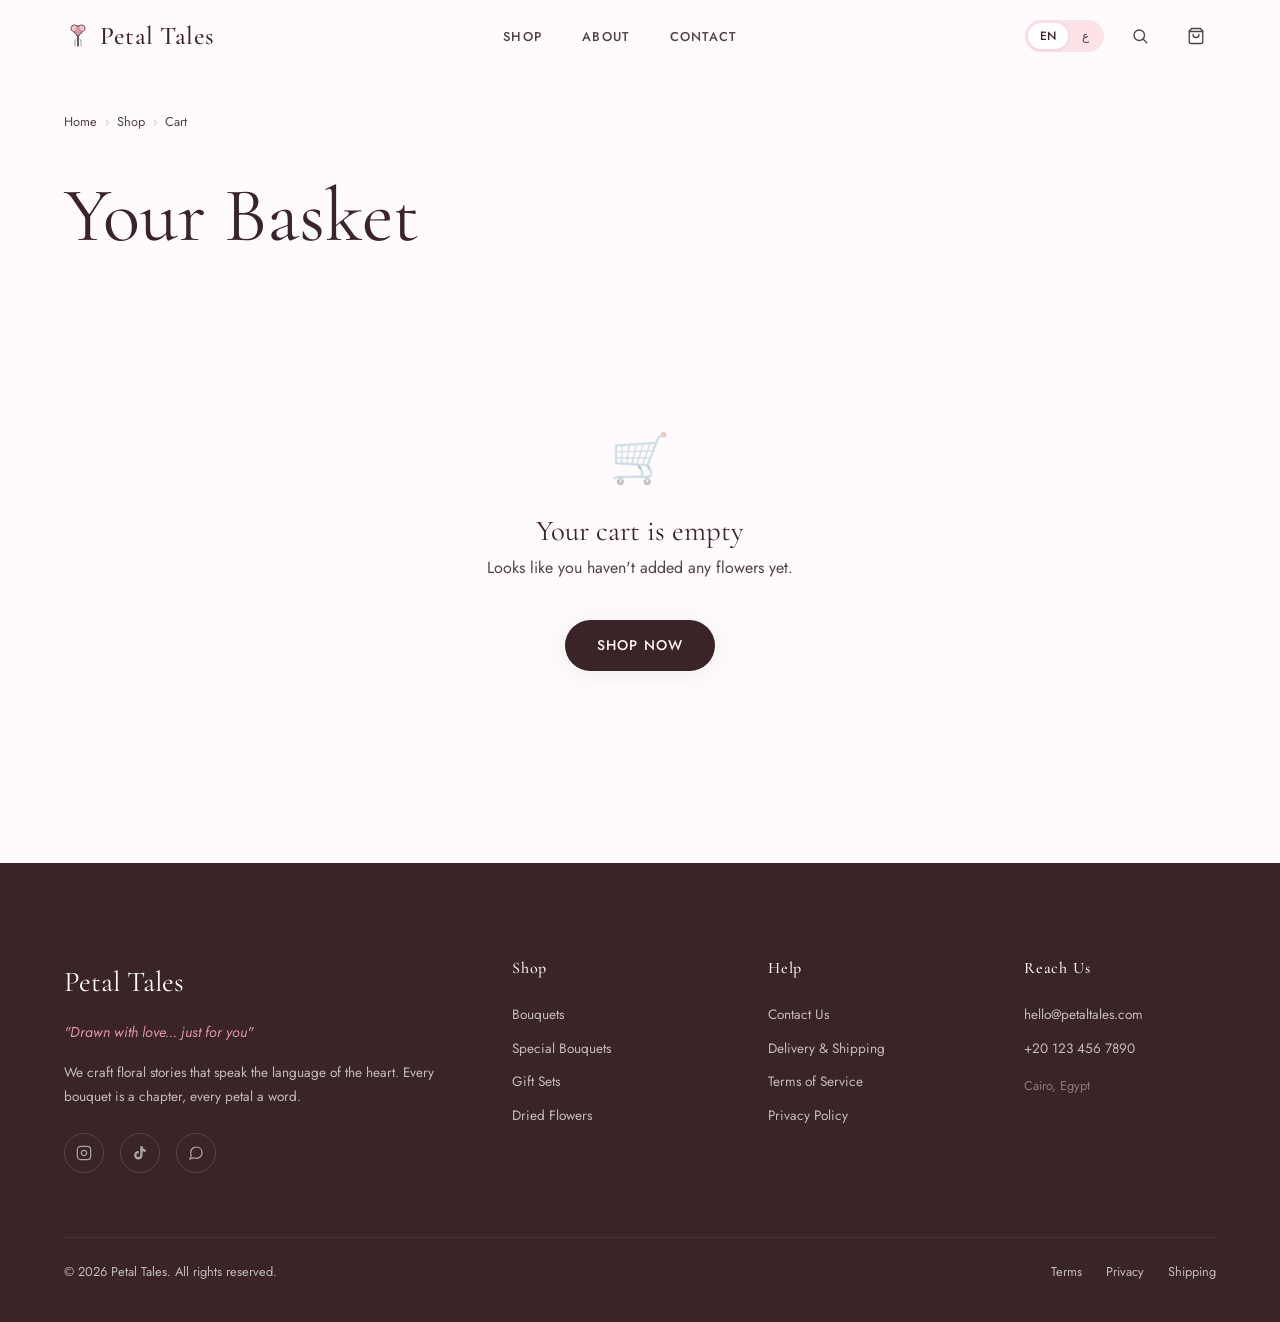
<file: cart/index.html>
<!DOCTYPE html>
<html lang="en" dir="ltr">
<head>
  <meta charset="UTF-8"/><meta name="viewport" content="width=device-width, initial-scale=1.0"/>
  <title>Cart — Petal Tales</title>
  <link rel="stylesheet" href="../shared/css/design-tokens.css"/>
  <link rel="stylesheet" href="../shared/css/global.css"/>
  <link rel="stylesheet" href="style.css"/>
  <link rel="icon" href="data:image/svg+xml,<svg xmlns='http://www.w3.org/2000/svg' viewBox='0 0 32 32'><text y='26' font-size='28'>🌷</text></svg>"/>
</head>
<body>
  <div id="navbar-placeholder"></div>
  <main class="cart-page page-enter">
    <div class="container">
      <nav class="breadcrumb" aria-label="Breadcrumb">
        <a href="../landing/index.html">Home</a><span class="breadcrumb__sep">›</span>
        <a href="../shop/index.html">Shop</a><span class="breadcrumb__sep">›</span>
        <span>Cart</span>
      </nav>
      <h1 class="cart-title" data-reveal>Your Basket</h1>

      <div class="cart-layout" id="cartLayout">
        <!-- populated by JS -->
      </div>

      <div class="cart-empty" id="cartEmpty" hidden>
        <div class="cart-empty__icon">🛒</div>
        <h2>Your cart is empty</h2>
        <p>Looks like you haven't added any flowers yet.</p>
        <a href="../shop/index.html" class="btn btn--primary">Shop Now</a>
      </div>
    </div>
  </main>
  <div id="footer-placeholder"></div>
  <script src="../shared/js/main.js"></script>
  <script src="../shared/js/components.js"></script>
  <script src="script.js"></script>
</body>
</html>
</file>
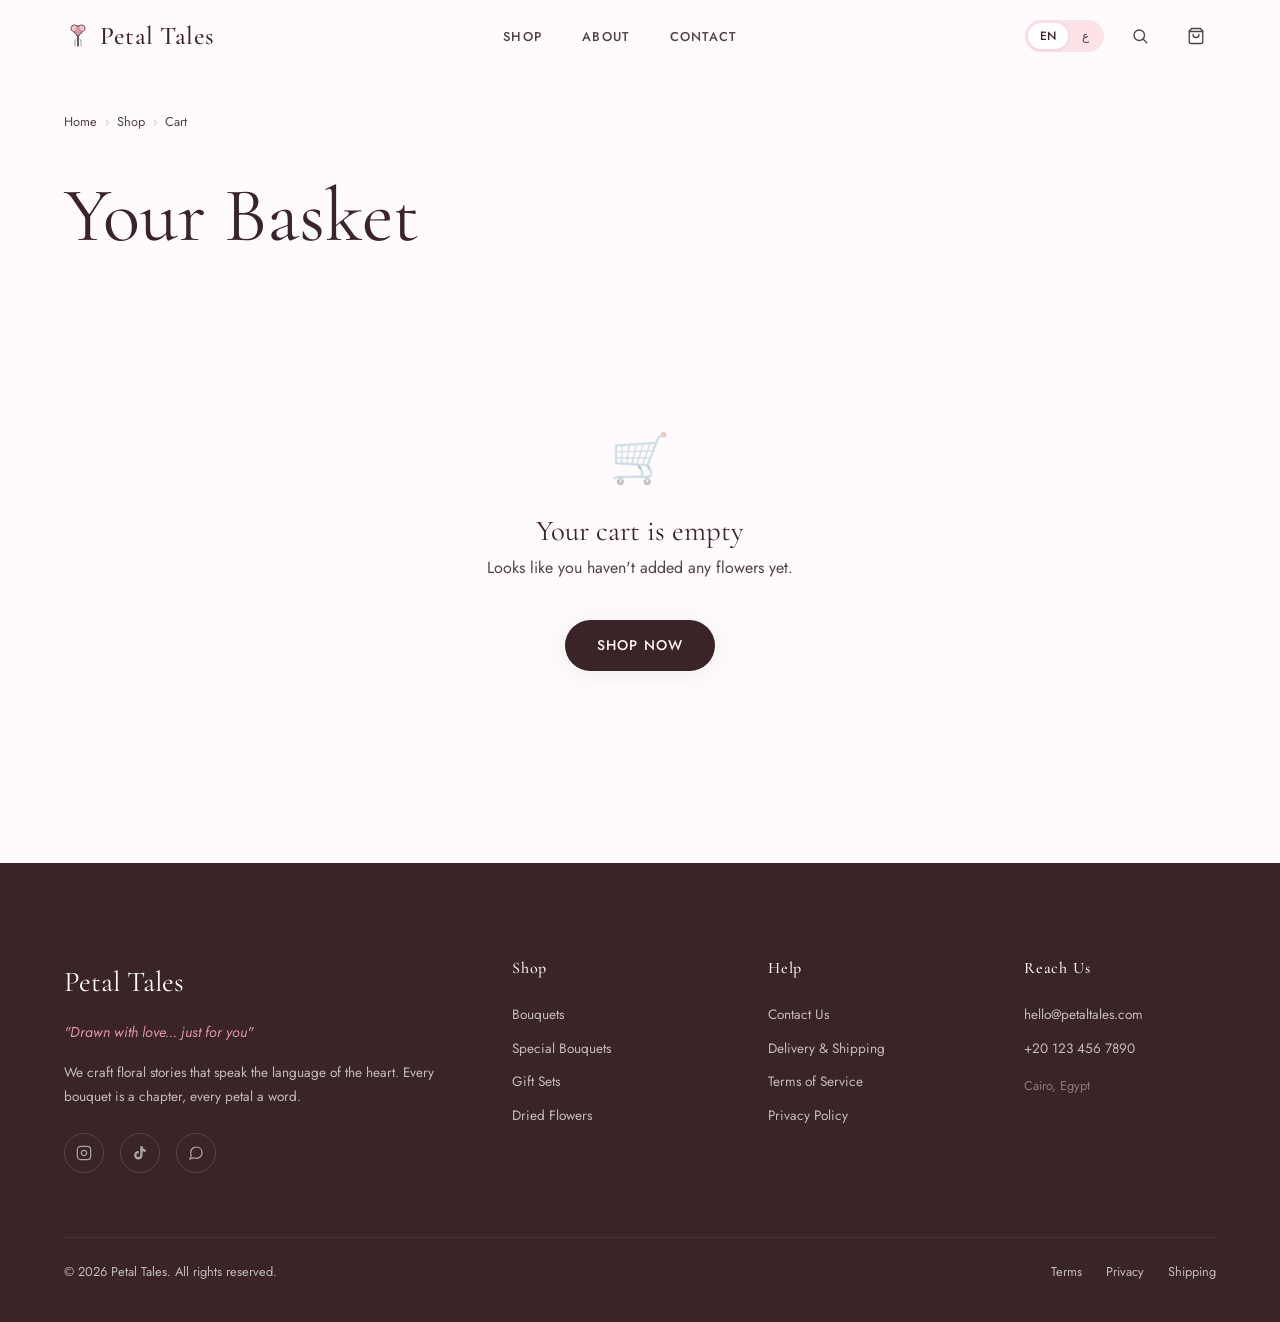
<file: checkout/index.html>
<!DOCTYPE html>
<html lang="en" dir="ltr">
<head>
  <meta charset="UTF-8"/><meta name="viewport" content="width=device-width, initial-scale=1.0"/>
  <title>Checkout — Petal Tales</title>
  <link rel="stylesheet" href="../shared/css/design-tokens.css"/>
  <link rel="stylesheet" href="../shared/css/global.css"/>
  <link rel="stylesheet" href="style.css"/>
  <link rel="icon" href="data:image/svg+xml,<svg xmlns='http://www.w3.org/2000/svg' viewBox='0 0 32 32'><text y='26' font-size='28'>🌷</text></svg>"/>
</head>
<body>
  <div id="navbar-placeholder"></div>
  <main class="checkout-page page-enter">
    <div class="container">
      <nav class="breadcrumb" aria-label="Breadcrumb">
        <a href="../landing/index.html">Home</a><span class="breadcrumb__sep">›</span>
        <a href="../cart/index.html">Cart</a><span class="breadcrumb__sep">›</span>
        <span>Checkout</span>
      </nav>

      <!-- Steps indicator -->
      <div class="checkout-steps" role="list" aria-label="Checkout steps">
        <div class="checkout-step active" data-step="1" role="listitem">
          <div class="checkout-step__num">1</div>
          <span>Information</span>
        </div>
        <div class="checkout-step__line"></div>
        <div class="checkout-step" data-step="2" role="listitem">
          <div class="checkout-step__num">2</div>
          <span>Shipping</span>
        </div>
        <div class="checkout-step__line"></div>
        <div class="checkout-step" data-step="3" role="listitem">
          <div class="checkout-step__num">3</div>
          <span>Payment</span>
        </div>
      </div>

      <div class="checkout-layout">
        <!-- Left: form panels -->
        <div class="checkout-form-wrap">

          <!-- Step 1: Customer Info -->
          <div class="checkout-panel" id="panel1">
            <h2 class="checkout-panel__title">Contact Information</h2>
            <div class="form-grid">
              <div class="form-group">
                <label class="form-label" for="firstName">First Name *</label>
                <input type="text" id="firstName" class="form-input" placeholder="Layla" required autocomplete="given-name"/>
              </div>
              <div class="form-group">
                <label class="form-label" for="lastName">Last Name *</label>
                <input type="text" id="lastName" class="form-input" placeholder="Hassan" required autocomplete="family-name"/>
              </div>
              <div class="form-group form-group--full">
                <label class="form-label" for="email">Email Address *</label>
                <input type="email" id="email" class="form-input" placeholder="layla@example.com" required autocomplete="email"/>
              </div>
              <div class="form-group form-group--full">
                <label class="form-label" for="phone">Phone Number *</label>
                <input type="tel" id="phone" class="form-input" placeholder="+20 1XX XXX XXXX" required autocomplete="tel"/>
              </div>
            </div>
            <h2 class="checkout-panel__title" style="margin-top:var(--sp-xl)">Delivery Address</h2>
            <div class="form-grid">
              <div class="form-group form-group--full">
                <label class="form-label" for="address">Street Address *</label>
                <input type="text" id="address" class="form-input" placeholder="123 Nile Street" required autocomplete="street-address"/>
              </div>
              <div class="form-group">
                <label class="form-label" for="city">City *</label>
                <input type="text" id="city" class="form-input" placeholder="Cairo" required autocomplete="address-level2"/>
              </div>
              <div class="form-group">
                <label class="form-label" for="district">District</label>
                <input type="text" id="district" class="form-input" placeholder="Zamalek" autocomplete="address-level3"/>
              </div>
              <div class="form-group form-group--full">
                <label class="form-label" for="notes">Delivery Notes</label>
                <textarea id="notes" class="form-textarea" placeholder="Any special delivery instructions…" rows="2"></textarea>
              </div>
            </div>
            <div class="checkout-panel__footer">
              <a href="../cart/index.html" class="btn btn--ghost">← Back to Cart</a>
              <button class="btn btn--primary" id="toStep2">Continue to Shipping →</button>
            </div>
          </div>

          <!-- Step 2: Shipping -->
          <div class="checkout-panel" id="panel2" hidden>
            <h2 class="checkout-panel__title">Shipping Method</h2>
            <div class="shipping-options">
              <label class="shipping-option">
                <input type="radio" name="shipping" value="standard" checked/>
                <div class="shipping-option__card">
                  <div class="shipping-option__info">
                    <span class="shipping-option__name">Standard Delivery</span>
                    <span class="shipping-option__desc">2–4 business days</span>
                  </div>
                  <span class="shipping-option__price">EGP 80</span>
                </div>
              </label>
              <label class="shipping-option">
                <input type="radio" name="shipping" value="express"/>
                <div class="shipping-option__card">
                  <div class="shipping-option__info">
                    <span class="shipping-option__name">Express Delivery</span>
                    <span class="shipping-option__desc">Same day (order before 2 PM)</span>
                  </div>
                  <span class="shipping-option__price">EGP 150</span>
                </div>
              </label>
              <label class="shipping-option">
                <input type="radio" name="shipping" value="pickup"/>
                <div class="shipping-option__card">
                  <div class="shipping-option__info">
                    <span class="shipping-option__name">Store Pickup</span>
                    <span class="shipping-option__desc">Ready in 2 hours · Cairo</span>
                  </div>
                  <span class="shipping-option__price">Free</span>
                </div>
              </label>
            </div>
            <div class="checkout-panel__footer">
              <button class="btn btn--ghost" id="toStep1">← Back</button>
              <button class="btn btn--primary" id="toStep3">Continue to Payment →</button>
            </div>
          </div>

          <!-- Step 3: Payment -->
          <div class="checkout-panel" id="panel3" hidden>
            <h2 class="checkout-panel__title">Payment</h2>

            <div class="payment-methods" role="group" aria-label="Payment method">
              <label class="payment-method">
                <input type="radio" name="payment" value="card" checked/>
                <div class="payment-method__card">
                  <span>💳</span>
                  <span>Credit / Debit Card</span>
                </div>
              </label>
              <label class="payment-method">
                <input type="radio" name="payment" value="cash"/>
                <div class="payment-method__card">
                  <span>💵</span>
                  <span>Cash on Delivery</span>
                </div>
              </label>
              <label class="payment-method">
                <input type="radio" name="payment" value="instapay"/>
                <div class="payment-method__card">
                  <span>📱</span>
                  <span>InstaPay</span>
                </div>
              </label>
            </div>

            <!-- Card fields (shown when card selected) -->
            <div class="card-fields" id="cardFields">
              <div class="form-group">
                <label class="form-label" for="cardName">Name on Card *</label>
                <input type="text" id="cardName" class="form-input" placeholder="LAYLA HASSAN" autocomplete="cc-name"/>
              </div>
              <div class="form-group">
                <label class="form-label" for="cardNumber">Card Number *</label>
                <div class="card-input-wrap">
                  <input type="text" id="cardNumber" class="form-input" placeholder="1234 5678 9012 3456" maxlength="19" autocomplete="cc-number"/>
                  <span class="card-icons">💳</span>
                </div>
              </div>
              <div class="form-grid" style="gap:var(--sp-md)">
                <div class="form-group">
                  <label class="form-label" for="cardExpiry">Expiry *</label>
                  <input type="text" id="cardExpiry" class="form-input" placeholder="MM / YY" maxlength="7" autocomplete="cc-exp"/>
                </div>
                <div class="form-group">
                  <label class="form-label" for="cardCvv">CVV *</label>
                  <input type="text" id="cardCvv" class="form-input" placeholder="123" maxlength="4" autocomplete="cc-csc"/>
                </div>
              </div>
              <div class="secure-note">
                <svg width="14" height="14" viewBox="0 0 24 24" fill="none" stroke="currentColor" stroke-width="2" stroke-linecap="round"><rect x="3" y="11" width="18" height="11" rx="2"/><path d="M7 11V7a5 5 0 0110 0v4"/></svg>
                Your payment info is encrypted and secure.
              </div>
            </div>

            <div class="checkout-panel__footer">
              <button class="btn btn--ghost" id="toStep2b">← Back</button>
              <button class="btn btn--primary" id="placeOrder" style="padding:16px 40px">
                Place Order 🌷
              </button>
            </div>
          </div>

        </div>

        <!-- Right: Order Summary -->
        <aside class="checkout-summary">
          <h3 class="checkout-summary__title">Order Summary</h3>
          <div class="checkout-summary__items" id="checkoutItems"></div>
          <div class="checkout-summary__rows" id="checkoutRows"></div>
        </aside>
      </div>
    </div>
  </main>
  <div id="footer-placeholder"></div>
  <script src="../shared/js/main.js"></script>
  <script src="../shared/js/components.js"></script>
  <script src="script.js"></script>
</body>
</html>
</file>
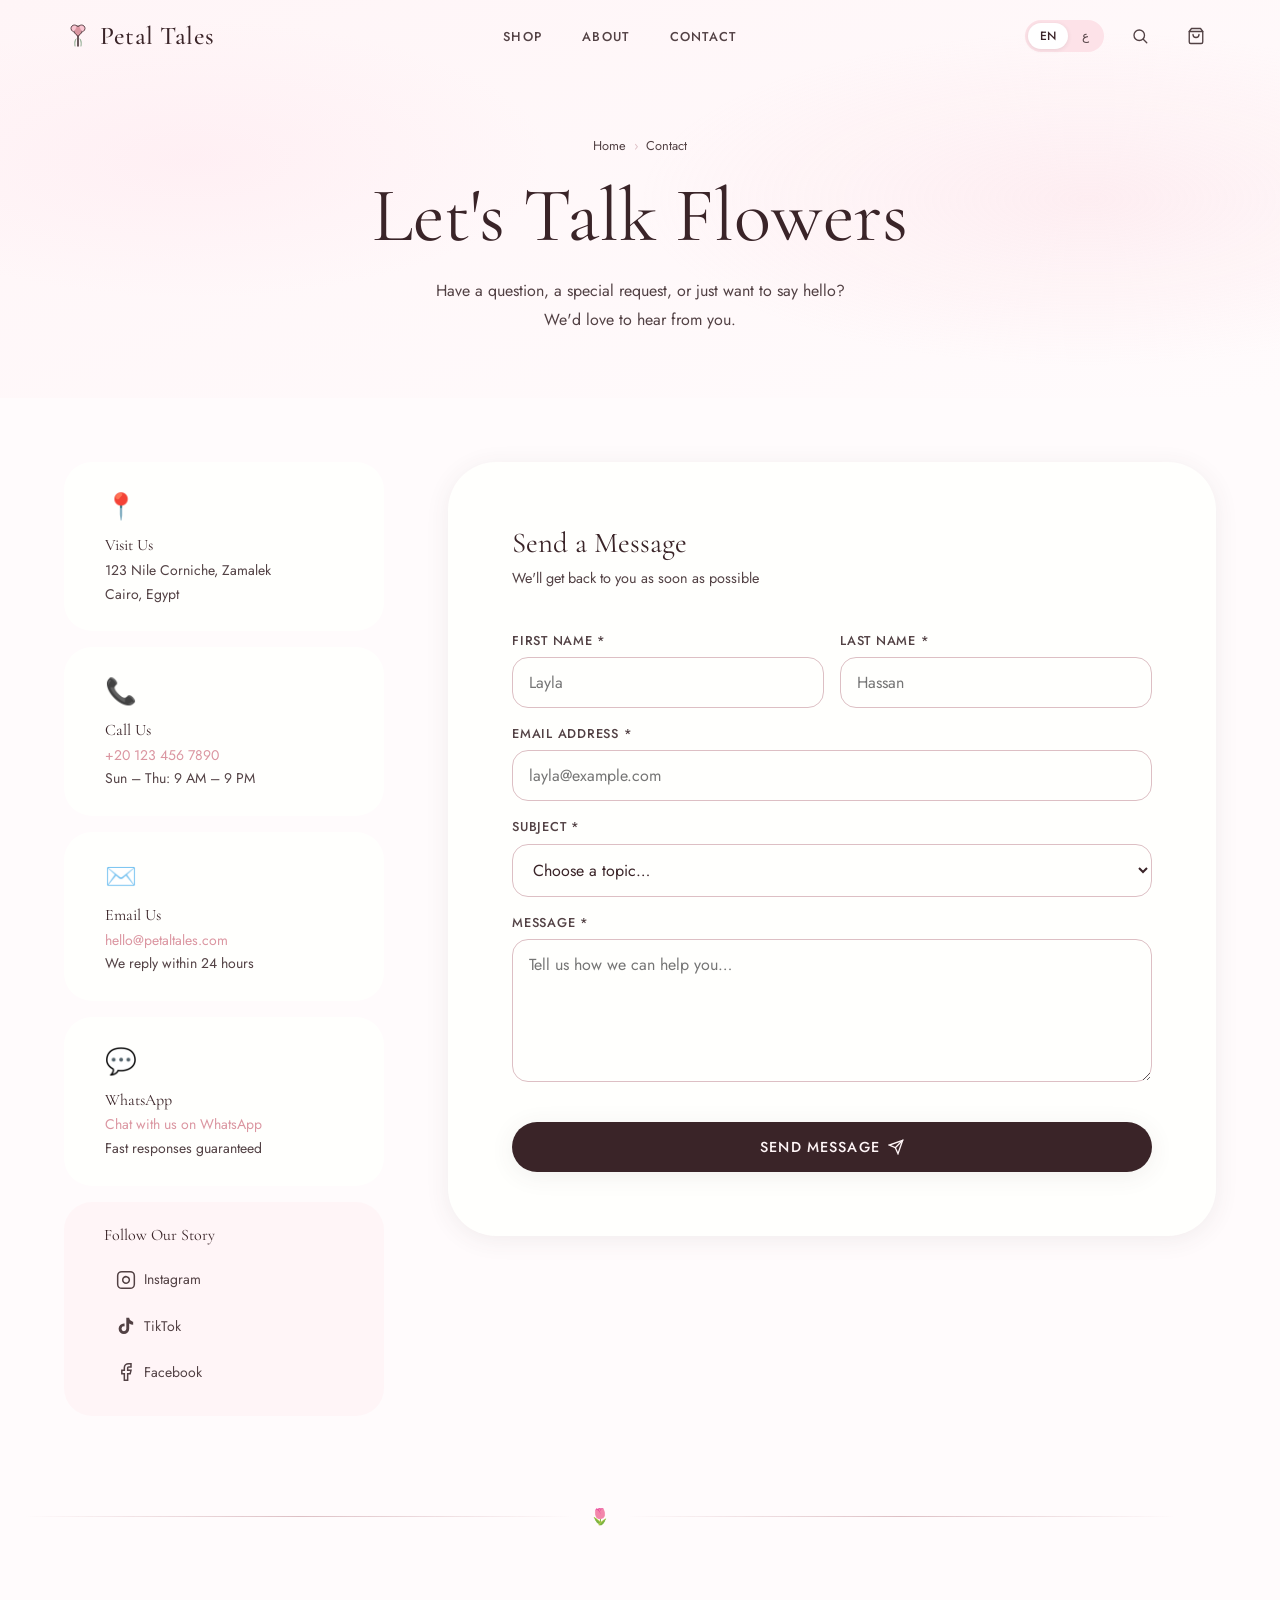
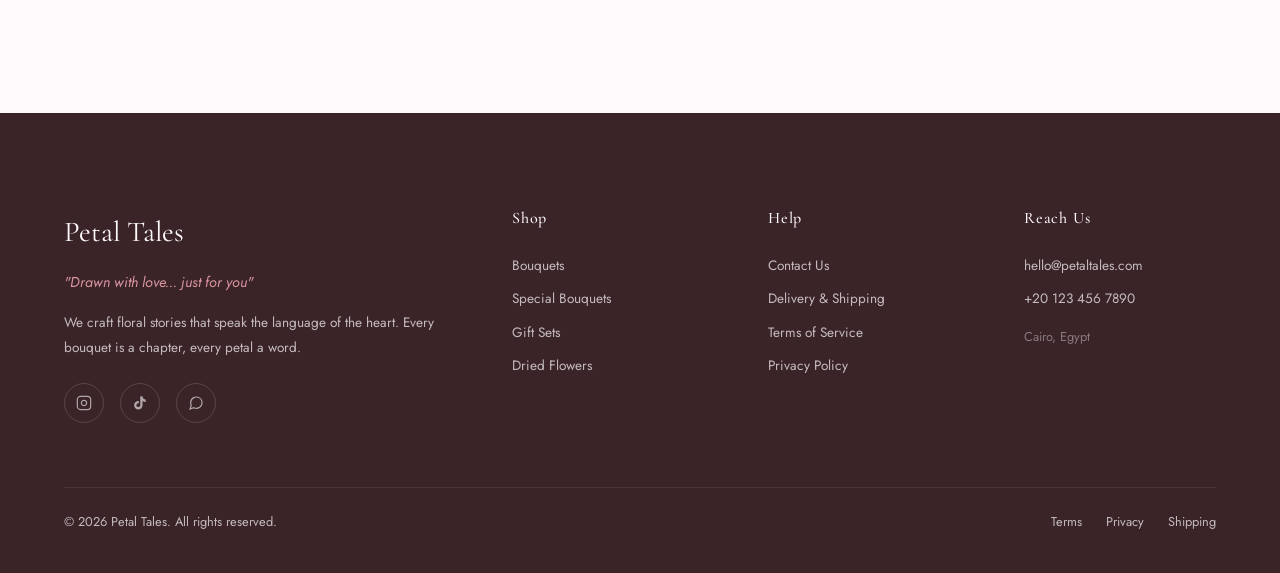
<file: contact/index.html>
<!DOCTYPE html>
<html lang="en" dir="ltr">
<head>
  <meta charset="UTF-8"/><meta name="viewport" content="width=device-width, initial-scale=1.0"/>
  <title>Contact — Petal Tales</title>
  <link rel="stylesheet" href="../shared/css/design-tokens.css"/>
  <link rel="stylesheet" href="../shared/css/global.css"/>
  <link rel="stylesheet" href="style.css"/>
  <link rel="icon" href="data:image/svg+xml,<svg xmlns='http://www.w3.org/2000/svg' viewBox='0 0 32 32'><text y='26' font-size='28'>🌷</text></svg>"/>
</head>
<body>
  <div id="navbar-placeholder"></div>
  <main class="contact-page page-enter">

    <!-- Header -->
    <div class="contact-header">
      <div class="contact-header__bg" aria-hidden="true"></div>
      <div class="container">
        <nav class="breadcrumb" style="justify-content:center" aria-label="Breadcrumb">
          <a href="../landing/index.html">Home</a><span class="breadcrumb__sep">›</span>
          <span>Contact</span>
        </nav>
        <h1 data-reveal>Let's Talk Flowers</h1>
        <p data-reveal data-reveal-delay="1">Have a question, a special request, or just want to say hello?<br/>We'd love to hear from you.</p>
      </div>
    </div>

    <div class="container contact-layout">

      <!-- Contact Info Cards -->
      <div class="contact-info">
        <div class="contact-info-card" data-reveal>
          <div class="contact-info-card__icon">📍</div>
          <h3>Visit Us</h3>
          <p>123 Nile Corniche, Zamalek<br/>Cairo, Egypt</p>
        </div>
        <div class="contact-info-card" data-reveal data-reveal-delay="1">
          <div class="contact-info-card__icon">📞</div>
          <h3>Call Us</h3>
          <p><a href="tel:+201234567890">+20 123 456 7890</a><br/>
          Sun – Thu: 9 AM – 9 PM</p>
        </div>
        <div class="contact-info-card" data-reveal data-reveal-delay="2">
          <div class="contact-info-card__icon">✉️</div>
          <h3>Email Us</h3>
          <p><a href="mailto:hello@petaltales.com">hello@petaltales.com</a><br/>
          We reply within 24 hours</p>
        </div>
        <div class="contact-info-card" data-reveal data-reveal-delay="3">
          <div class="contact-info-card__icon">💬</div>
          <h3>WhatsApp</h3>
          <p><a href="https://wa.me/201234567890" target="_blank" rel="noopener">Chat with us on WhatsApp</a><br/>
          Fast responses guaranteed</p>
        </div>

        <!-- Social Links -->
        <div class="contact-socials" data-reveal data-reveal-delay="4">
          <h3>Follow Our Story</h3>
          <div class="contact-socials__links">
            <a href="#" class="social-link" aria-label="Instagram">
              <svg width="20" height="20" viewBox="0 0 24 24" fill="none" stroke="currentColor" stroke-width="1.8"><rect x="2" y="2" width="20" height="20" rx="5"/><path d="M16 11.37A4 4 0 1112.63 8 4 4 0 0116 11.37z"/><line x1="17.5" y1="6.5" x2="17.51" y2="6.5"/></svg>
              Instagram
            </a>
            <a href="#" class="social-link" aria-label="TikTok">
              <svg width="20" height="20" viewBox="0 0 24 24" fill="currentColor"><path d="M19.59 6.69a4.83 4.83 0 01-3.77-4.25V2h-3.45v13.67a2.89 2.89 0 01-2.88 2.5 2.89 2.89 0 01-2.89-2.89 2.89 2.89 0 012.89-2.89c.28 0 .54.04.79.1V9.01a6.33 6.33 0 00-.79-.05 6.34 6.34 0 00-6.34 6.34 6.34 6.34 0 006.34 6.34 6.34 6.34 0 006.33-6.34V8.87a8.18 8.18 0 004.78 1.52V6.96a4.84 4.84 0 01-1.01-.27z"/></svg>
              TikTok
            </a>
            <a href="#" class="social-link" aria-label="Facebook">
              <svg width="20" height="20" viewBox="0 0 24 24" fill="none" stroke="currentColor" stroke-width="1.8"><path d="M18 2h-3a5 5 0 00-5 5v3H7v4h3v8h4v-8h3l1-4h-4V7a1 1 0 011-1h3z"/></svg>
              Facebook
            </a>
          </div>
        </div>
      </div>

      <!-- Contact Form -->
      <div class="contact-form-wrap" data-reveal data-reveal-delay="1">
        <div class="contact-form-card">
          <div class="contact-form-card__header">
            <h2>Send a Message</h2>
            <p>We'll get back to you as soon as possible</p>
          </div>

          <form id="contactForm" novalidate>
            <div class="form-grid">
              <div class="form-group">
                <label class="form-label" for="contactFirst">First Name *</label>
                <input type="text" id="contactFirst" class="form-input" placeholder="Layla" required/>
              </div>
              <div class="form-group">
                <label class="form-label" for="contactLast">Last Name *</label>
                <input type="text" id="contactLast" class="form-input" placeholder="Hassan" required/>
              </div>
              <div class="form-group form-group--full">
                <label class="form-label" for="contactEmail">Email Address *</label>
                <input type="email" id="contactEmail" class="form-input" placeholder="layla@example.com" required/>
              </div>
              <div class="form-group form-group--full">
                <label class="form-label" for="contactSubject">Subject *</label>
                <select id="contactSubject" class="form-select" required>
                  <option value="" disabled selected>Choose a topic…</option>
                  <option value="order">Order Enquiry</option>
                  <option value="custom">Custom Bouquet Request</option>
                  <option value="drawing">Custom Drawing</option>
                  <option value="wholesale">Wholesale / Events</option>
                  <option value="other">Other</option>
                </select>
              </div>
              <div class="form-group form-group--full">
                <label class="form-label" for="contactMsg">Message *</label>
                <textarea id="contactMsg" class="form-textarea" placeholder="Tell us how we can help you…" rows="5" required></textarea>
              </div>
            </div>

            <button type="submit" class="btn btn--primary contact-submit">
              <span>Send Message</span>
              <svg width="16" height="16" viewBox="0 0 24 24" fill="none" stroke="currentColor" stroke-width="2" stroke-linecap="round"><line x1="22" y1="2" x2="11" y2="13"/><polygon points="22 2 15 22 11 13 2 9 22 2"/></svg>
            </button>
          </form>

          <!-- Success state (hidden) -->
          <div class="contact-success" id="contactSuccess" hidden>
            <div class="contact-success__icon">🌷</div>
            <h3>Message Sent!</h3>
            <p>Thank you for reaching out. We'll be in touch within 24 hours.</p>
            <button class="btn btn--outline" id="resetContactForm">Send Another</button>
          </div>
        </div>
      </div>

    </div>

    <!-- Decorative floral divider -->
    <div class="contact-floral" aria-hidden="true">
      <div class="petal-divider container">
        <span class="petal-divider__icon">🌷</span>
      </div>
    </div>

  </main>
  <div id="footer-placeholder"></div>
  <script src="../shared/js/main.js"></script>
  <script src="../shared/js/components.js"></script>
  <script src="script.js"></script>
</body>
</html>
</file>
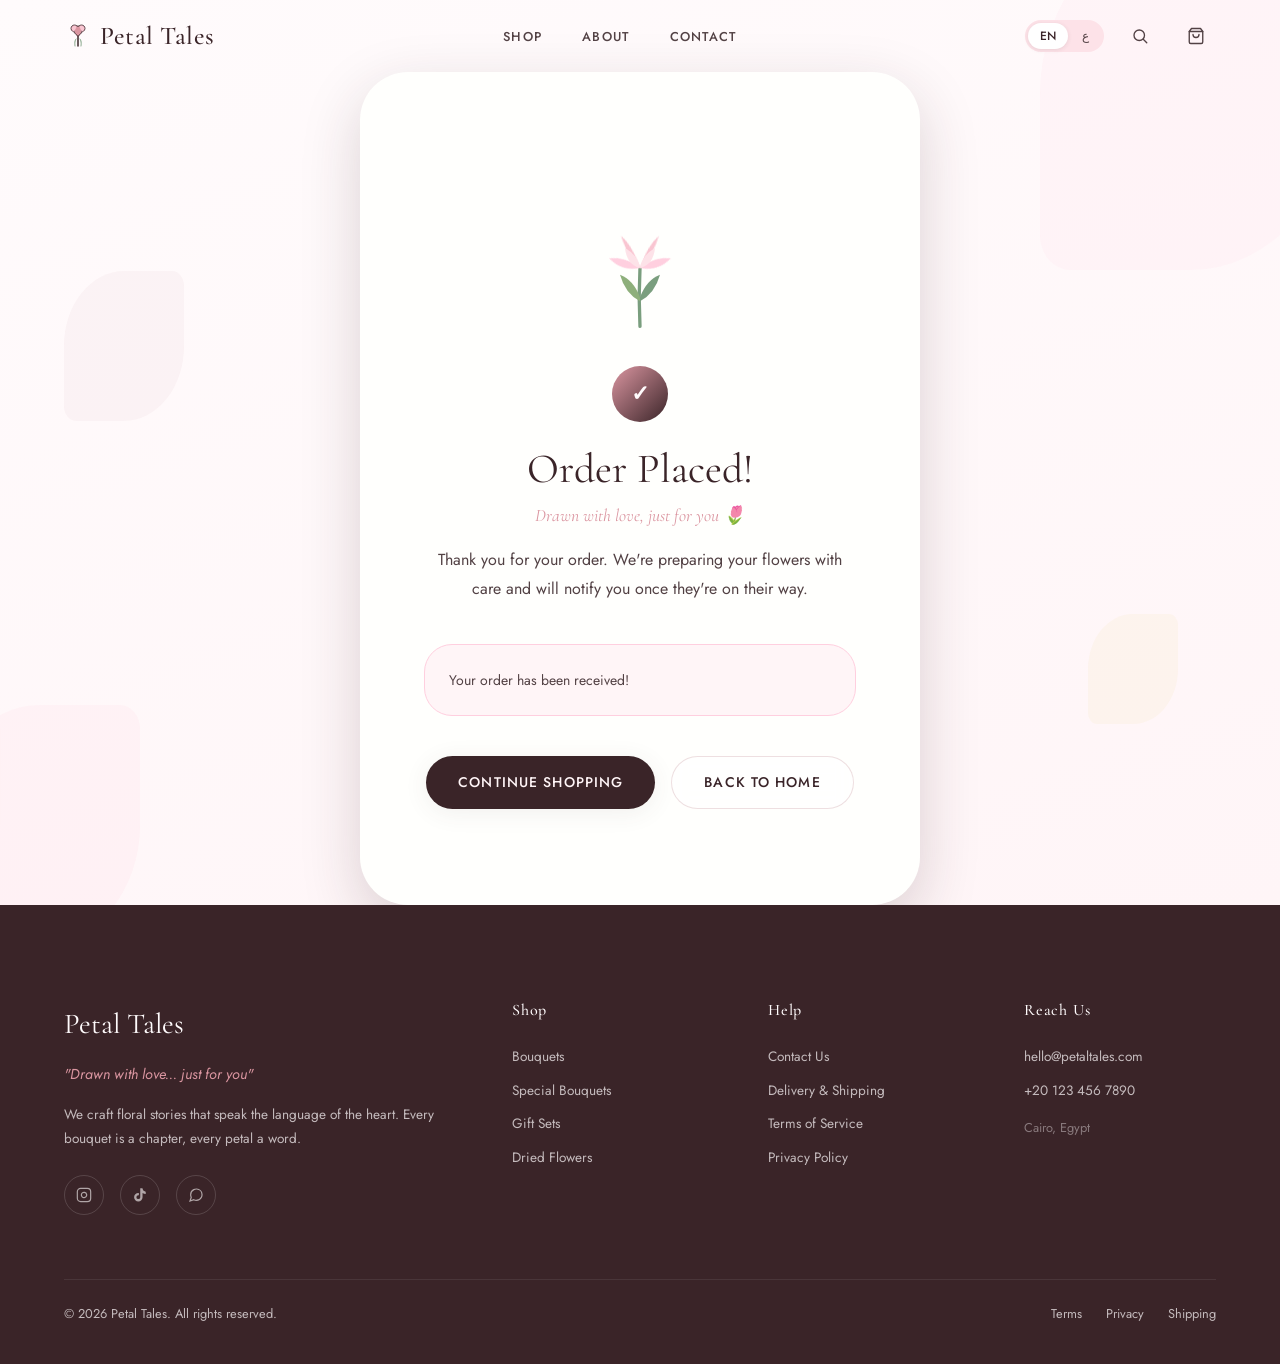
<file: thank-you/index.html>
<!DOCTYPE html>
<html lang="en" dir="ltr">
<head>
  <meta charset="UTF-8"/><meta name="viewport" content="width=device-width, initial-scale=1.0"/>
  <title>Thank You — Petal Tales</title>
  <link rel="stylesheet" href="../shared/css/design-tokens.css"/>
  <link rel="stylesheet" href="../shared/css/global.css"/>
  <link rel="stylesheet" href="style.css"/>
  <link rel="icon" href="data:image/svg+xml,<svg xmlns='http://www.w3.org/2000/svg' viewBox='0 0 32 32'><text y='26' font-size='28'>🌷</text></svg>"/>
</head>
<body>
  <div id="navbar-placeholder"></div>
  <main class="thankyou-page page-enter">
    <div class="thankyou-bg" aria-hidden="true">
      <div class="ty-petal ty-p1"></div>
      <div class="ty-petal ty-p2"></div>
      <div class="ty-petal ty-p3"></div>
      <div class="ty-petal ty-p4"></div>
    </div>
    <div class="container">
      <div class="thankyou-card" id="tyCard">
        <!-- animated tulip -->
        <div class="ty-tulip" aria-hidden="true">
          <svg viewBox="0 0 120 200" fill="none" xmlns="http://www.w3.org/2000/svg">
            <path d="M60 190 Q58 155 60 120" stroke="#7A9E7E" stroke-width="4" stroke-linecap="round"/>
            <path d="M60 160 Q42 150 36 128 Q52 134 60 155Z" fill="#8EAF7B"/>
            <path d="M60 160 Q78 150 84 128 Q68 134 60 155Z" fill="#7A9E7E"/>
            <path class="ty-petal-svg p1" d="M60 120 Q50 98 52 76 Q61 93 60 120Z" fill="#F9C5D1"/>
            <path class="ty-petal-svg p2" d="M60 120 Q70 98 68 76 Q59 93 60 120Z" fill="#F9C5D1"/>
            <path class="ty-petal-svg p3" d="M60 120 Q40 110 38 88 Q54 98 60 118Z" fill="#FFCFDF"/>
            <path class="ty-petal-svg p4" d="M60 120 Q80 110 82 88 Q66 98 60 118Z" fill="#FFCFDF"/>
            <path class="ty-petal-svg p5" d="M60 120 Q44 116 42 96 Q56 104 60 118Z" fill="#FDE2E8"/>
            <path class="ty-petal-svg p6" d="M60 120 Q76 116 78 96 Q64 104 60 118Z" fill="#FDE2E8"/>
          </svg>
        </div>

        <div class="ty-check">✓</div>
        <h1 class="ty-title">Order Placed!</h1>
        <p class="ty-subtitle">Drawn with love, just for you 🌷</p>
        <p class="ty-message">Thank you for your order. We're preparing your flowers with care and will notify you once they're on their way.</p>

        <div class="ty-order-box" id="tyOrderBox">
          <!-- populated by JS -->
        </div>

        <div class="ty-actions">
          <a href="../shop/index.html" class="btn btn--primary">Continue Shopping</a>
          <a href="../landing/index.html" class="btn btn--ghost">Back to Home</a>
        </div>
      </div>
    </div>
  </main>
  <div id="footer-placeholder"></div>
  <script src="../shared/js/main.js"></script>
  <script src="../shared/js/components.js"></script>
  <script src="script.js"></script>
</body>
</html>
</file>
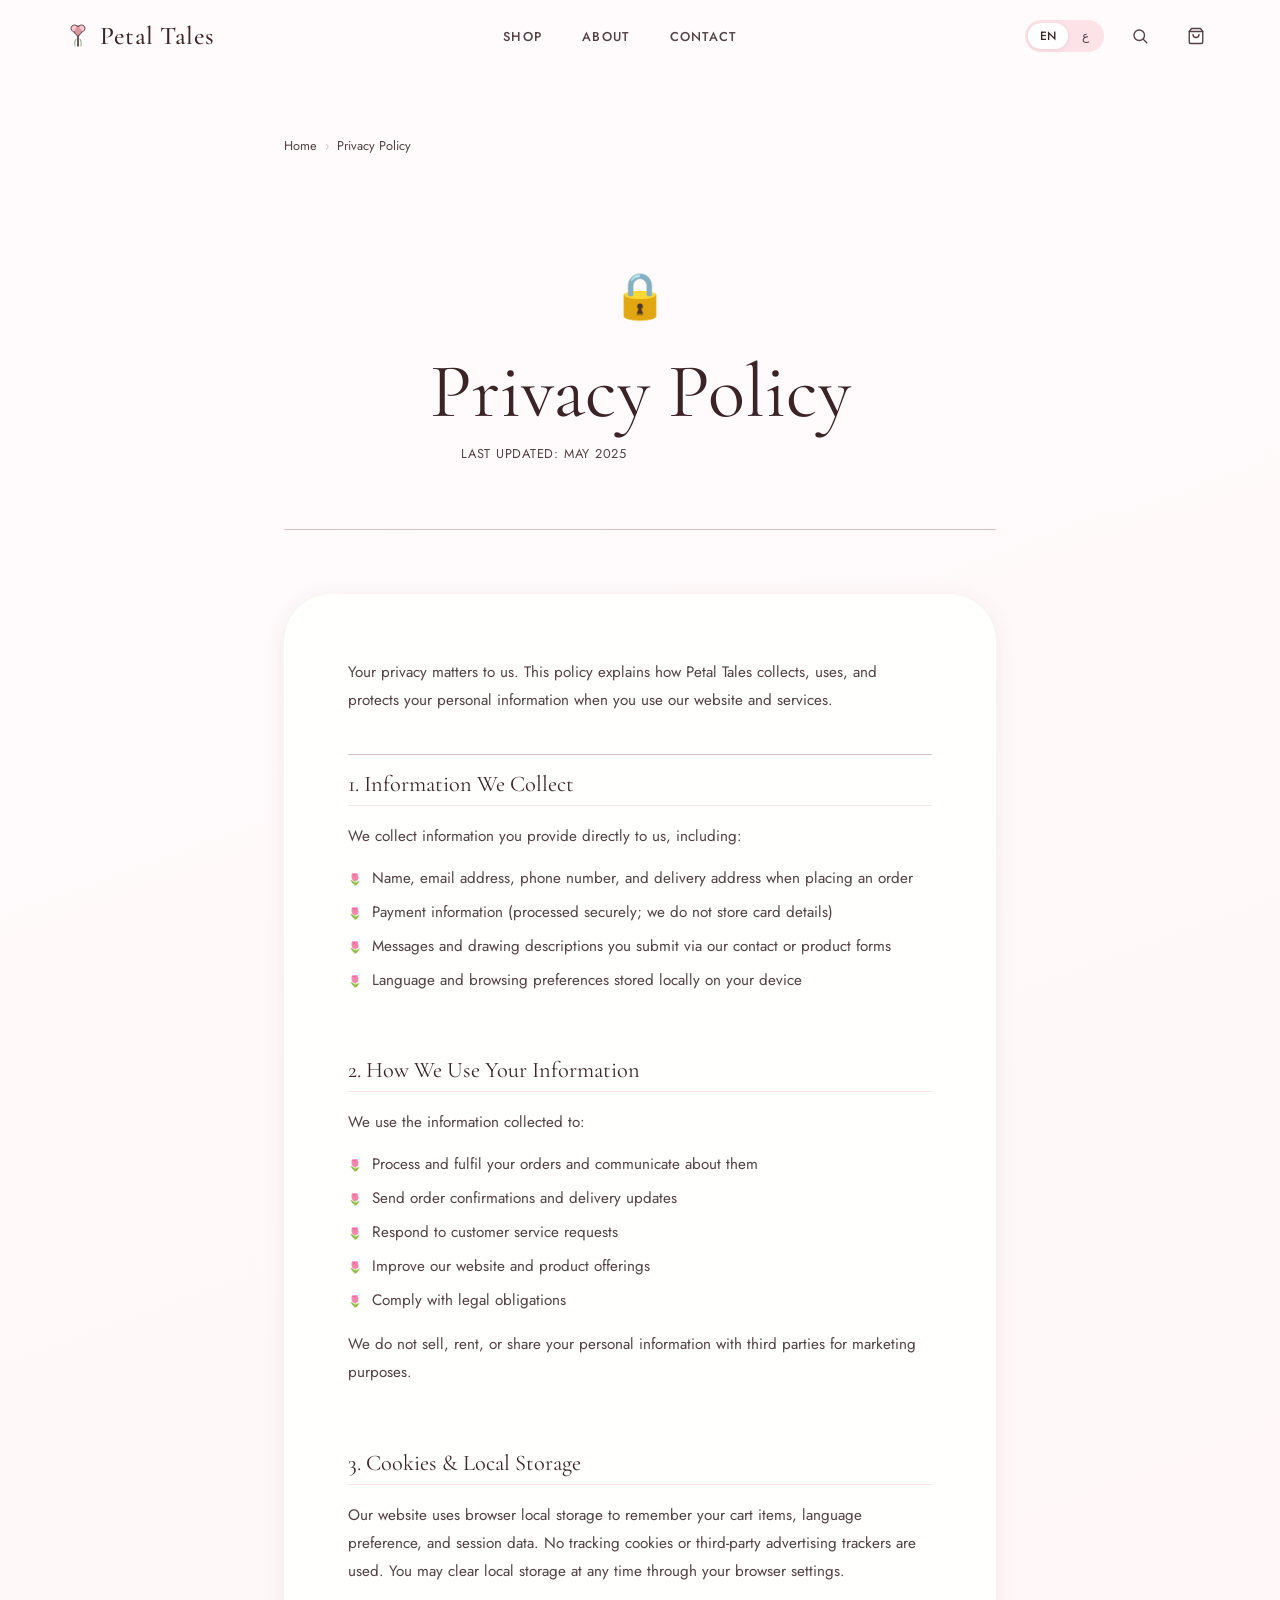
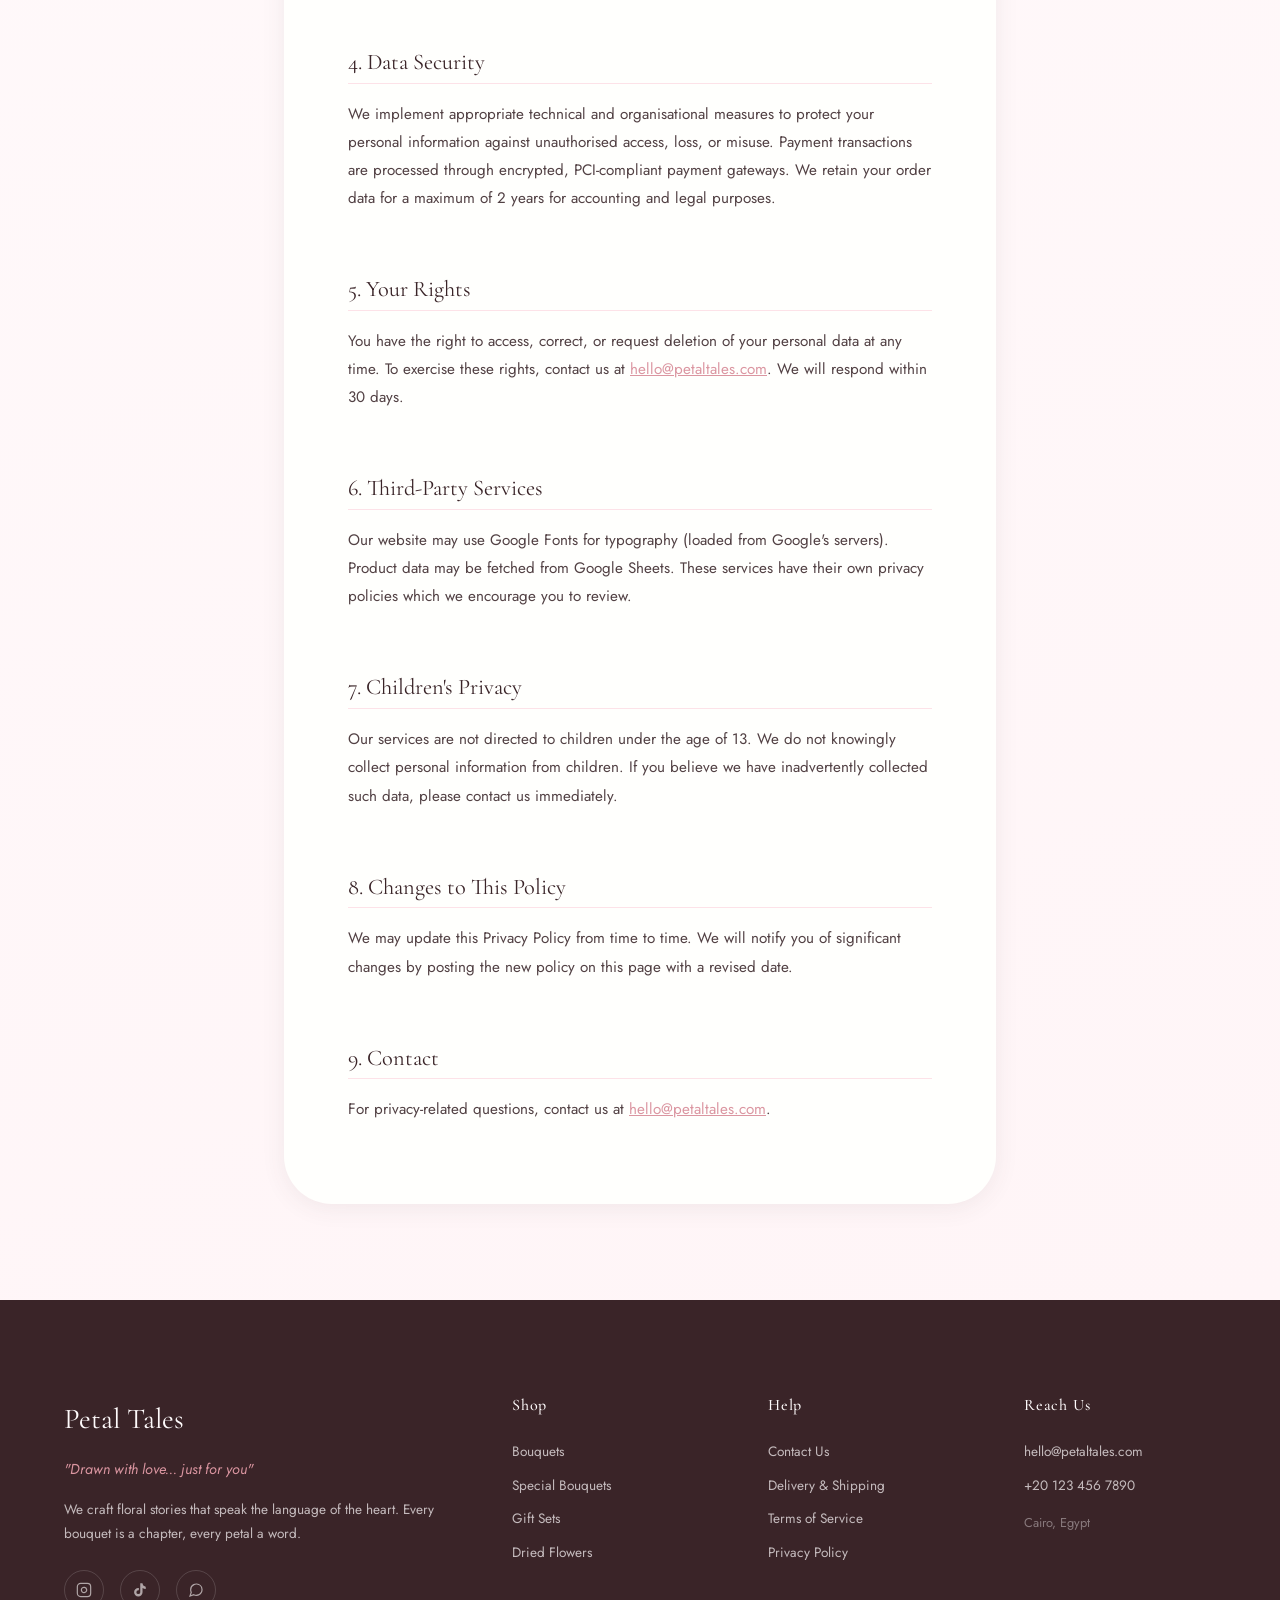
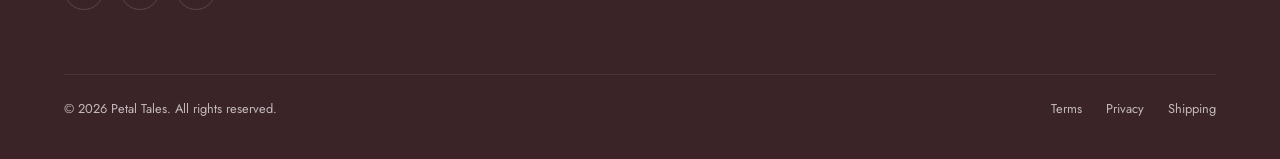
<file: legal/privacy/index.html>
<!DOCTYPE html>
<html lang="en" dir="ltr">
<head>
  <meta charset="UTF-8"/><meta name="viewport" content="width=device-width, initial-scale=1.0"/>
  <title>Privacy Policy — Petal Tales</title>
  <link rel="stylesheet" href="../../shared/css/design-tokens.css"/>
  <link rel="stylesheet" href="../../shared/css/global.css"/>
  <link rel="stylesheet" href="../legal.css"/>
  <link rel="icon" href="data:image/svg+xml,<svg xmlns='http://www.w3.org/2000/svg' viewBox='0 0 32 32'><text y='26' font-size='28'>🌷</text></svg>"/>
</head>
<body>
  <div id="navbar-placeholder"></div>
  <main class="legal-page page-enter">
    <div class="container container--narrow">
      <nav class="breadcrumb" aria-label="Breadcrumb">
        <a href="../../landing/index.html">Home</a><span class="breadcrumb__sep">›</span>
        <span>Privacy Policy</span>
      </nav>
      <div class="legal-header">
        <span class="legal-icon">🔒</span>
        <h1>Privacy Policy</h1>
        <p class="legal-updated">Last updated: May 2025</p>
      </div>
      <div class="legal-body">
        <p class="legal-intro">Your privacy matters to us. This policy explains how Petal Tales collects, uses, and protects your personal information when you use our website and services.</p>

        <h2>1. Information We Collect</h2>
        <p>We collect information you provide directly to us, including:</p>
        <ul>
          <li>Name, email address, phone number, and delivery address when placing an order</li>
          <li>Payment information (processed securely; we do not store card details)</li>
          <li>Messages and drawing descriptions you submit via our contact or product forms</li>
          <li>Language and browsing preferences stored locally on your device</li>
        </ul>

        <h2>2. How We Use Your Information</h2>
        <p>We use the information collected to:</p>
        <ul>
          <li>Process and fulfil your orders and communicate about them</li>
          <li>Send order confirmations and delivery updates</li>
          <li>Respond to customer service requests</li>
          <li>Improve our website and product offerings</li>
          <li>Comply with legal obligations</li>
        </ul>
        <p>We do not sell, rent, or share your personal information with third parties for marketing purposes.</p>

        <h2>3. Cookies & Local Storage</h2>
        <p>Our website uses browser local storage to remember your cart items, language preference, and session data. No tracking cookies or third-party advertising trackers are used. You may clear local storage at any time through your browser settings.</p>

        <h2>4. Data Security</h2>
        <p>We implement appropriate technical and organisational measures to protect your personal information against unauthorised access, loss, or misuse. Payment transactions are processed through encrypted, PCI-compliant payment gateways. We retain your order data for a maximum of 2 years for accounting and legal purposes.</p>

        <h2>5. Your Rights</h2>
        <p>You have the right to access, correct, or request deletion of your personal data at any time. To exercise these rights, contact us at <a href="mailto:hello@petaltales.com">hello@petaltales.com</a>. We will respond within 30 days.</p>

        <h2>6. Third-Party Services</h2>
        <p>Our website may use Google Fonts for typography (loaded from Google's servers). Product data may be fetched from Google Sheets. These services have their own privacy policies which we encourage you to review.</p>

        <h2>7. Children's Privacy</h2>
        <p>Our services are not directed to children under the age of 13. We do not knowingly collect personal information from children. If you believe we have inadvertently collected such data, please contact us immediately.</p>

        <h2>8. Changes to This Policy</h2>
        <p>We may update this Privacy Policy from time to time. We will notify you of significant changes by posting the new policy on this page with a revised date.</p>

        <h2>9. Contact</h2>
        <p>For privacy-related questions, contact us at <a href="mailto:hello@petaltales.com">hello@petaltales.com</a>.</p>
      </div>
    </div>
  </main>
  <div id="footer-placeholder"></div>
  <script src="../../shared/js/main.js"></script>
  <script src="../../shared/js/components.js"></script>
  <script>document.addEventListener('DOMContentLoaded', () => { renderNavbar(''); renderFooter(); if (typeof I18n !== 'undefined') I18n.apply(); if (typeof initScrollReveal === 'function') initScrollReveal(); });</script>
</body>
</html>
</file>
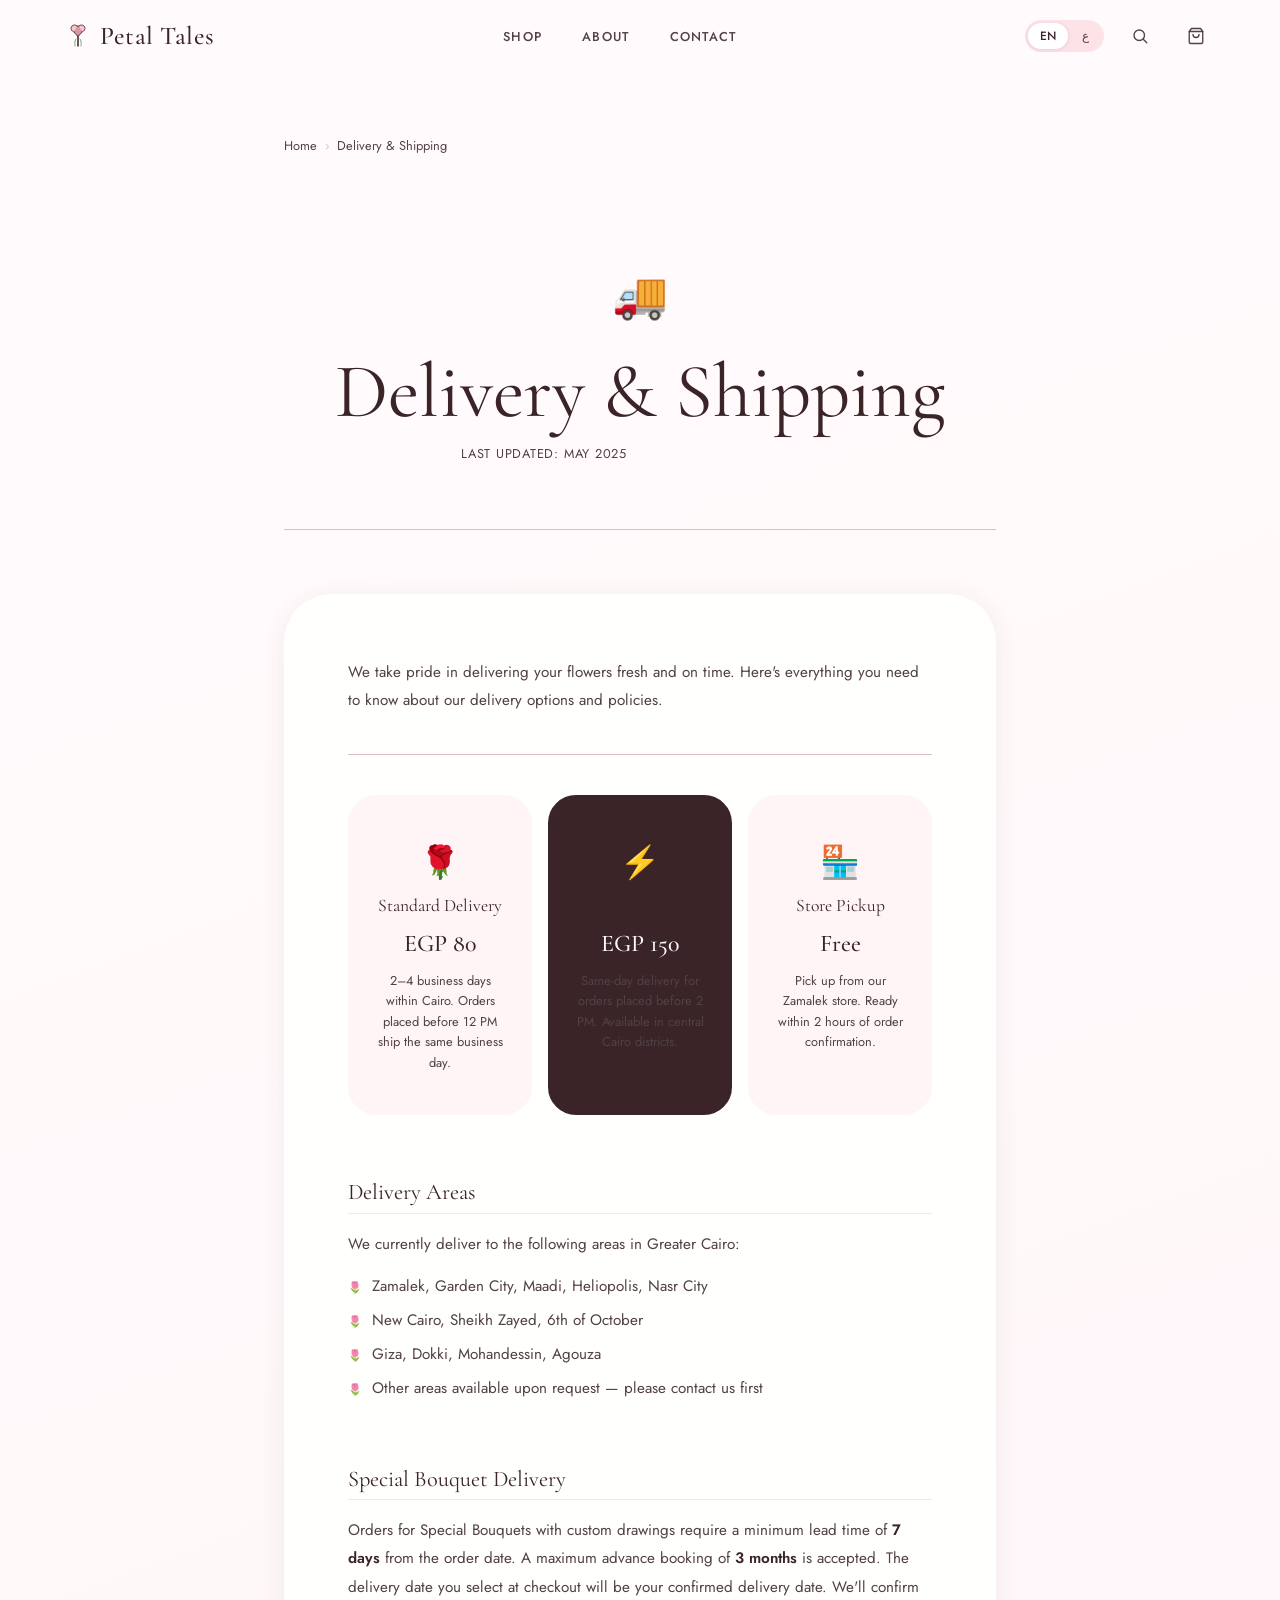
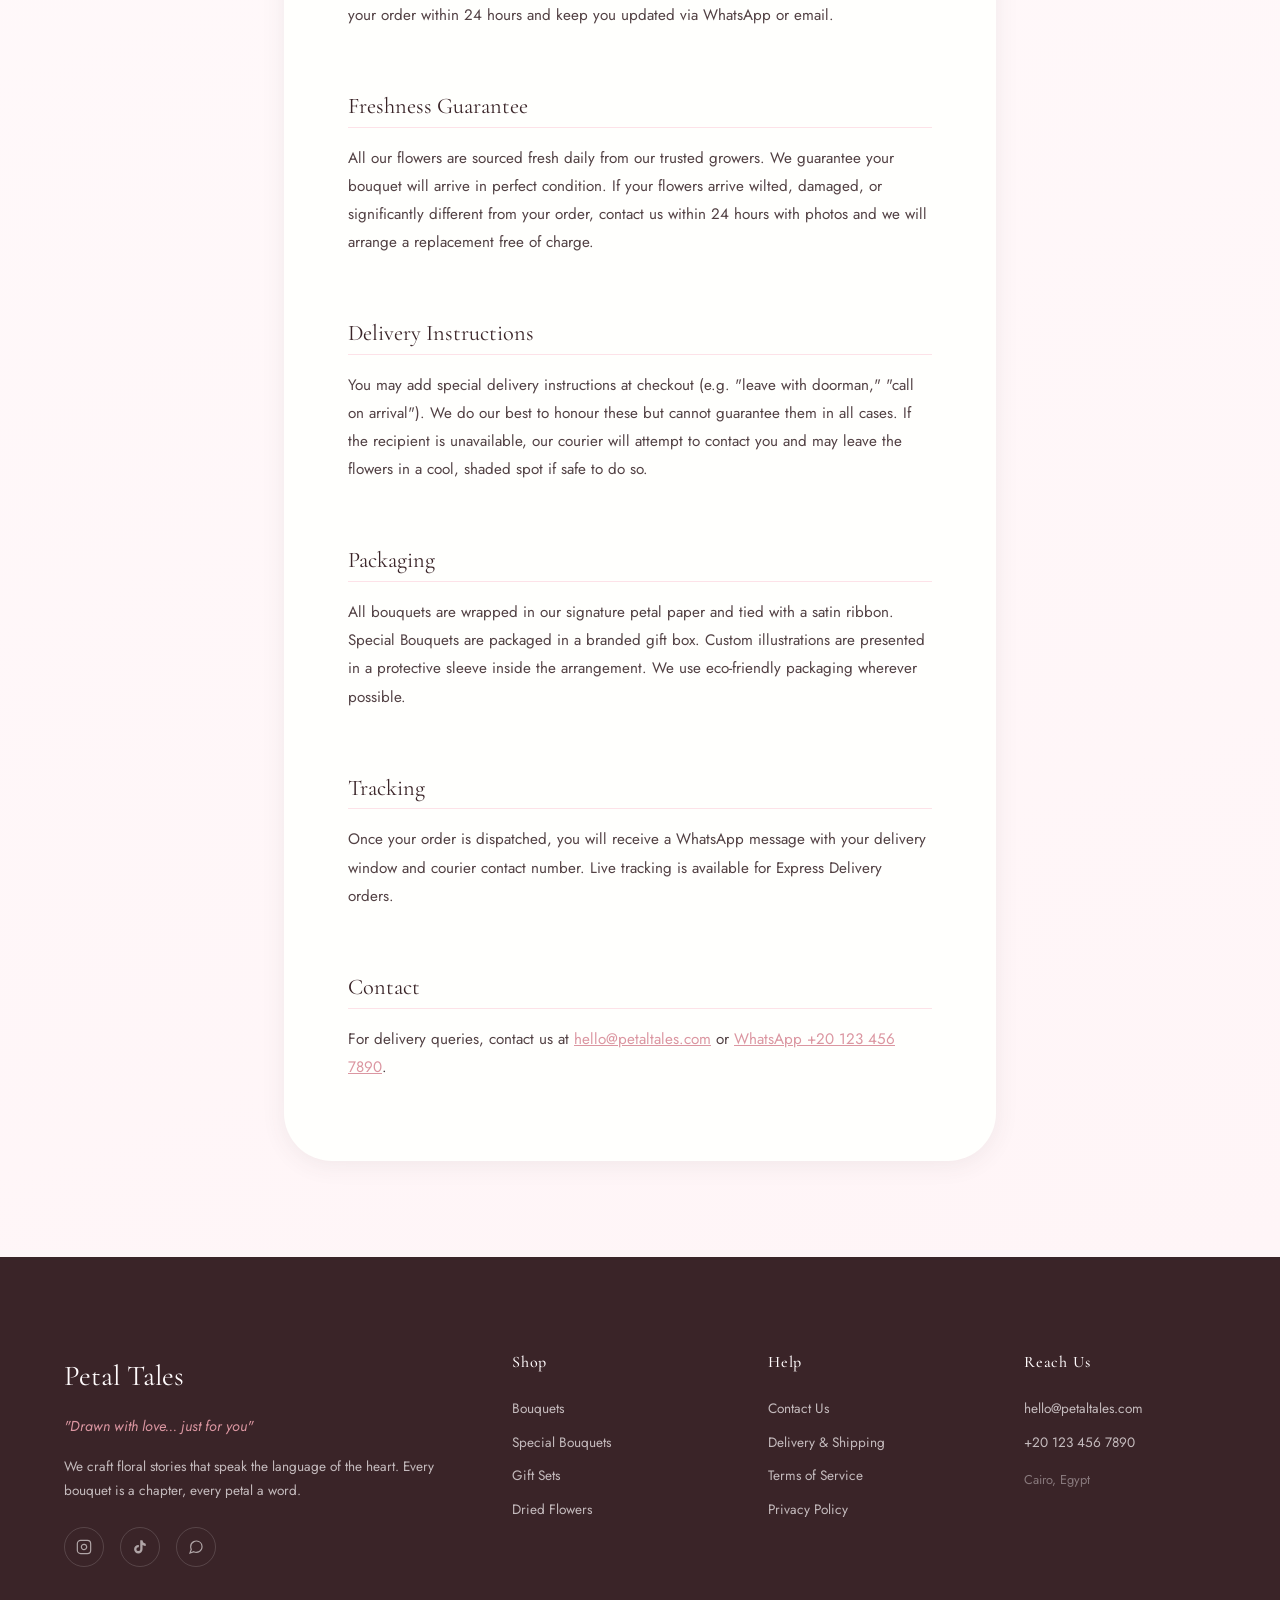
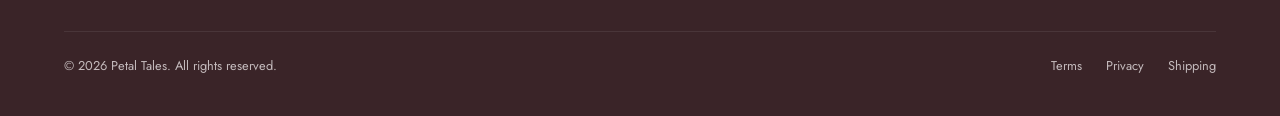
<file: legal/shipping/index.html>
<!DOCTYPE html>
<html lang="en" dir="ltr">
<head>
  <meta charset="UTF-8"/><meta name="viewport" content="width=device-width, initial-scale=1.0"/>
  <title>Delivery & Shipping — Petal Tales</title>
  <link rel="stylesheet" href="../../shared/css/design-tokens.css"/>
  <link rel="stylesheet" href="../../shared/css/global.css"/>
  <link rel="stylesheet" href="../legal.css"/>
  <link rel="icon" href="data:image/svg+xml,<svg xmlns='http://www.w3.org/2000/svg' viewBox='0 0 32 32'><text y='26' font-size='28'>🌷</text></svg>"/>
</head>
<body>
  <div id="navbar-placeholder"></div>
  <main class="legal-page page-enter">
    <div class="container container--narrow">
      <nav class="breadcrumb" aria-label="Breadcrumb">
        <a href="../../landing/index.html">Home</a><span class="breadcrumb__sep">›</span>
        <span>Delivery & Shipping</span>
      </nav>
      <div class="legal-header">
        <span class="legal-icon">🚚</span>
        <h1>Delivery & Shipping</h1>
        <p class="legal-updated">Last updated: May 2025</p>
      </div>
      <div class="legal-body">
        <p class="legal-intro">We take pride in delivering your flowers fresh and on time. Here's everything you need to know about our delivery options and policies.</p>

        <div class="shipping-cards">
          <div class="shipping-card">
            <div class="shipping-card__icon">🌹</div>
            <h3>Standard Delivery</h3>
            <div class="shipping-card__price">EGP 80</div>
            <p>2–4 business days within Cairo. Orders placed before 12 PM ship the same business day.</p>
          </div>
          <div class="shipping-card shipping-card--featured">
            <div class="shipping-card__icon">⚡</div>
            <h3>Express Delivery</h3>
            <div class="shipping-card__price">EGP 150</div>
            <p>Same-day delivery for orders placed before 2 PM. Available in central Cairo districts.</p>
          </div>
          <div class="shipping-card">
            <div class="shipping-card__icon">🏪</div>
            <h3>Store Pickup</h3>
            <div class="shipping-card__price">Free</div>
            <p>Pick up from our Zamalek store. Ready within 2 hours of order confirmation.</p>
          </div>
        </div>

        <h2>Delivery Areas</h2>
        <p>We currently deliver to the following areas in Greater Cairo:</p>
        <ul>
          <li>Zamalek, Garden City, Maadi, Heliopolis, Nasr City</li>
          <li>New Cairo, Sheikh Zayed, 6th of October</li>
          <li>Giza, Dokki, Mohandessin, Agouza</li>
          <li>Other areas available upon request — please contact us first</li>
        </ul>

        <h2>Special Bouquet Delivery</h2>
        <p>Orders for Special Bouquets with custom drawings require a minimum lead time of <strong>7 days</strong> from the order date. A maximum advance booking of <strong>3 months</strong> is accepted. The delivery date you select at checkout will be your confirmed delivery date. We'll confirm your order within 24 hours and keep you updated via WhatsApp or email.</p>

        <h2>Freshness Guarantee</h2>
        <p>All our flowers are sourced fresh daily from our trusted growers. We guarantee your bouquet will arrive in perfect condition. If your flowers arrive wilted, damaged, or significantly different from your order, contact us within 24 hours with photos and we will arrange a replacement free of charge.</p>

        <h2>Delivery Instructions</h2>
        <p>You may add special delivery instructions at checkout (e.g. "leave with doorman," "call on arrival"). We do our best to honour these but cannot guarantee them in all cases. If the recipient is unavailable, our courier will attempt to contact you and may leave the flowers in a cool, shaded spot if safe to do so.</p>

        <h2>Packaging</h2>
        <p>All bouquets are wrapped in our signature petal paper and tied with a satin ribbon. Special Bouquets are packaged in a branded gift box. Custom illustrations are presented in a protective sleeve inside the arrangement. We use eco-friendly packaging wherever possible.</p>

        <h2>Tracking</h2>
        <p>Once your order is dispatched, you will receive a WhatsApp message with your delivery window and courier contact number. Live tracking is available for Express Delivery orders.</p>

        <h2>Contact</h2>
        <p>For delivery queries, contact us at <a href="mailto:hello@petaltales.com">hello@petaltales.com</a> or <a href="https://wa.me/201234567890">WhatsApp +20 123 456 7890</a>.</p>
      </div>
    </div>
  </main>
  <div id="footer-placeholder"></div>
  <script src="../../shared/js/main.js"></script>
  <script src="../../shared/js/components.js"></script>
  <script>document.addEventListener('DOMContentLoaded', () => { renderNavbar(''); renderFooter(); if (typeof I18n !== 'undefined') I18n.apply(); if (typeof initScrollReveal === 'function') initScrollReveal(); });</script>
</body>
</html>
</file>
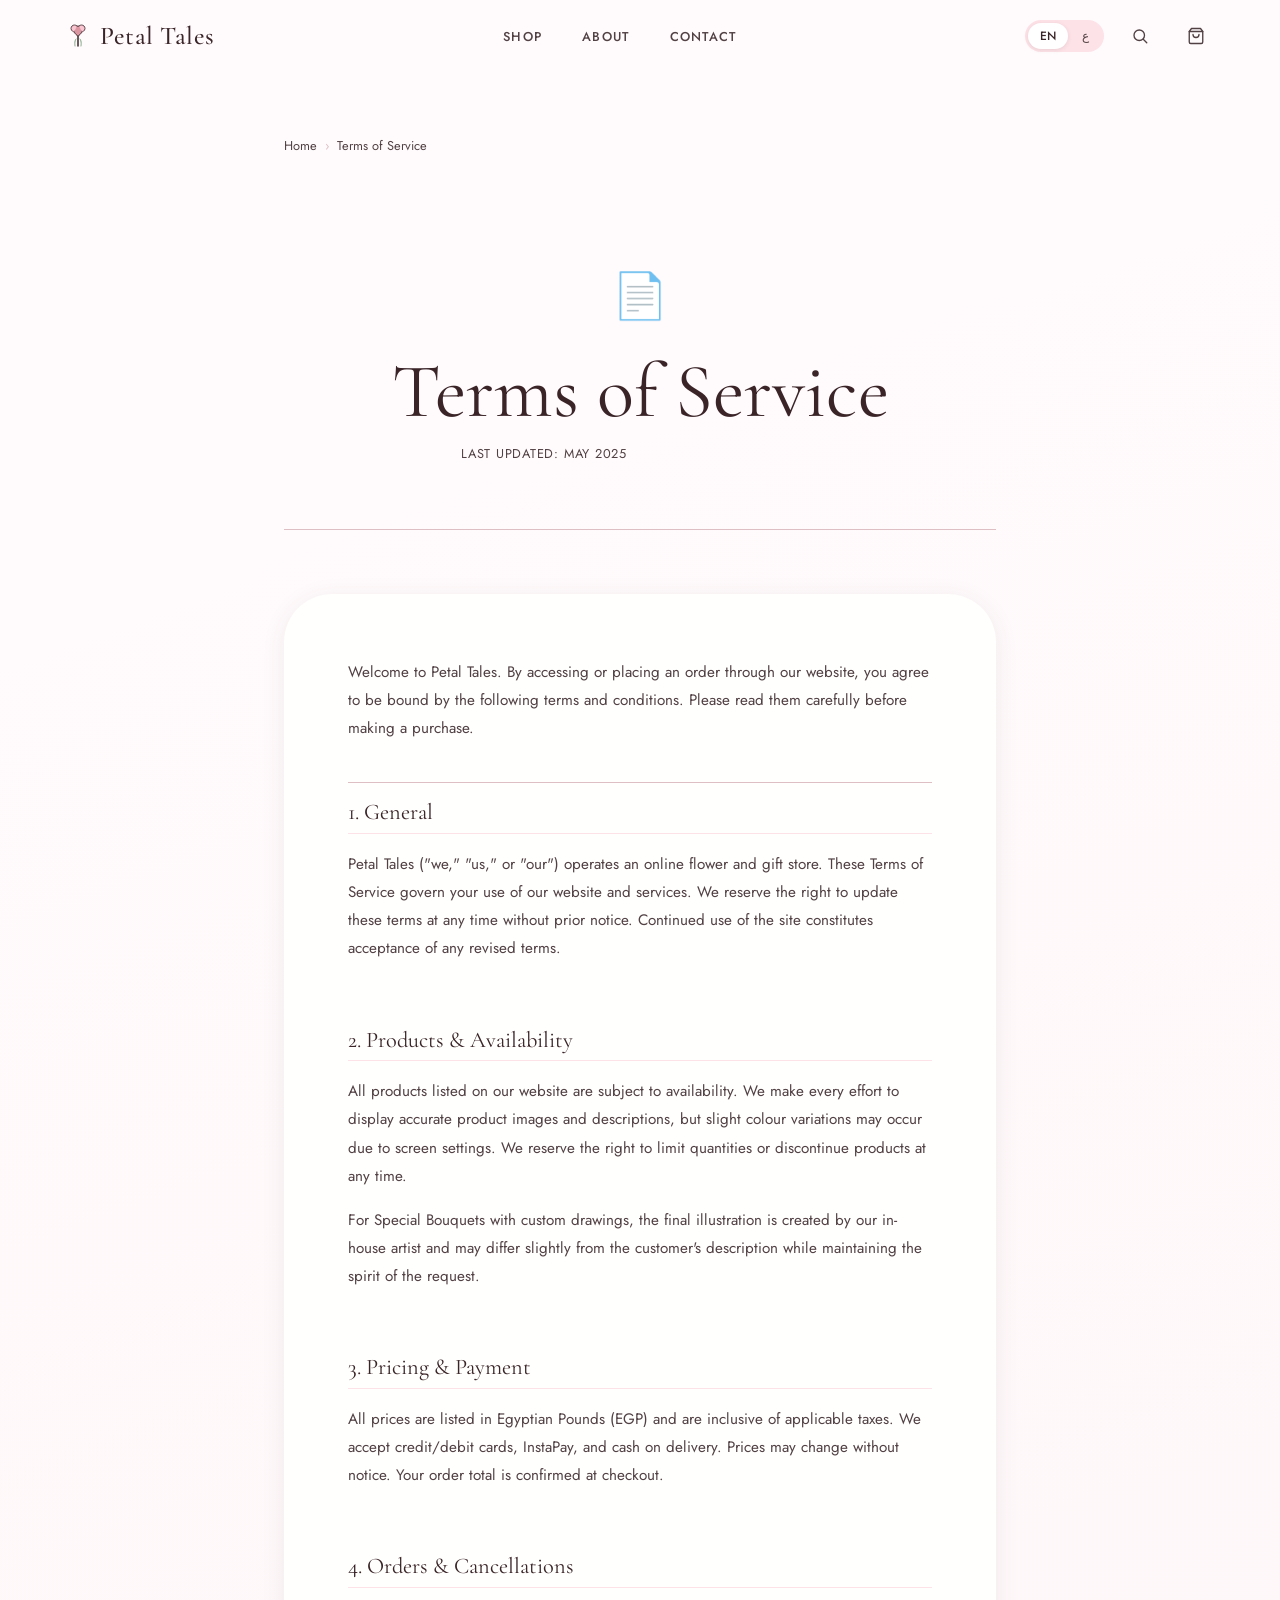
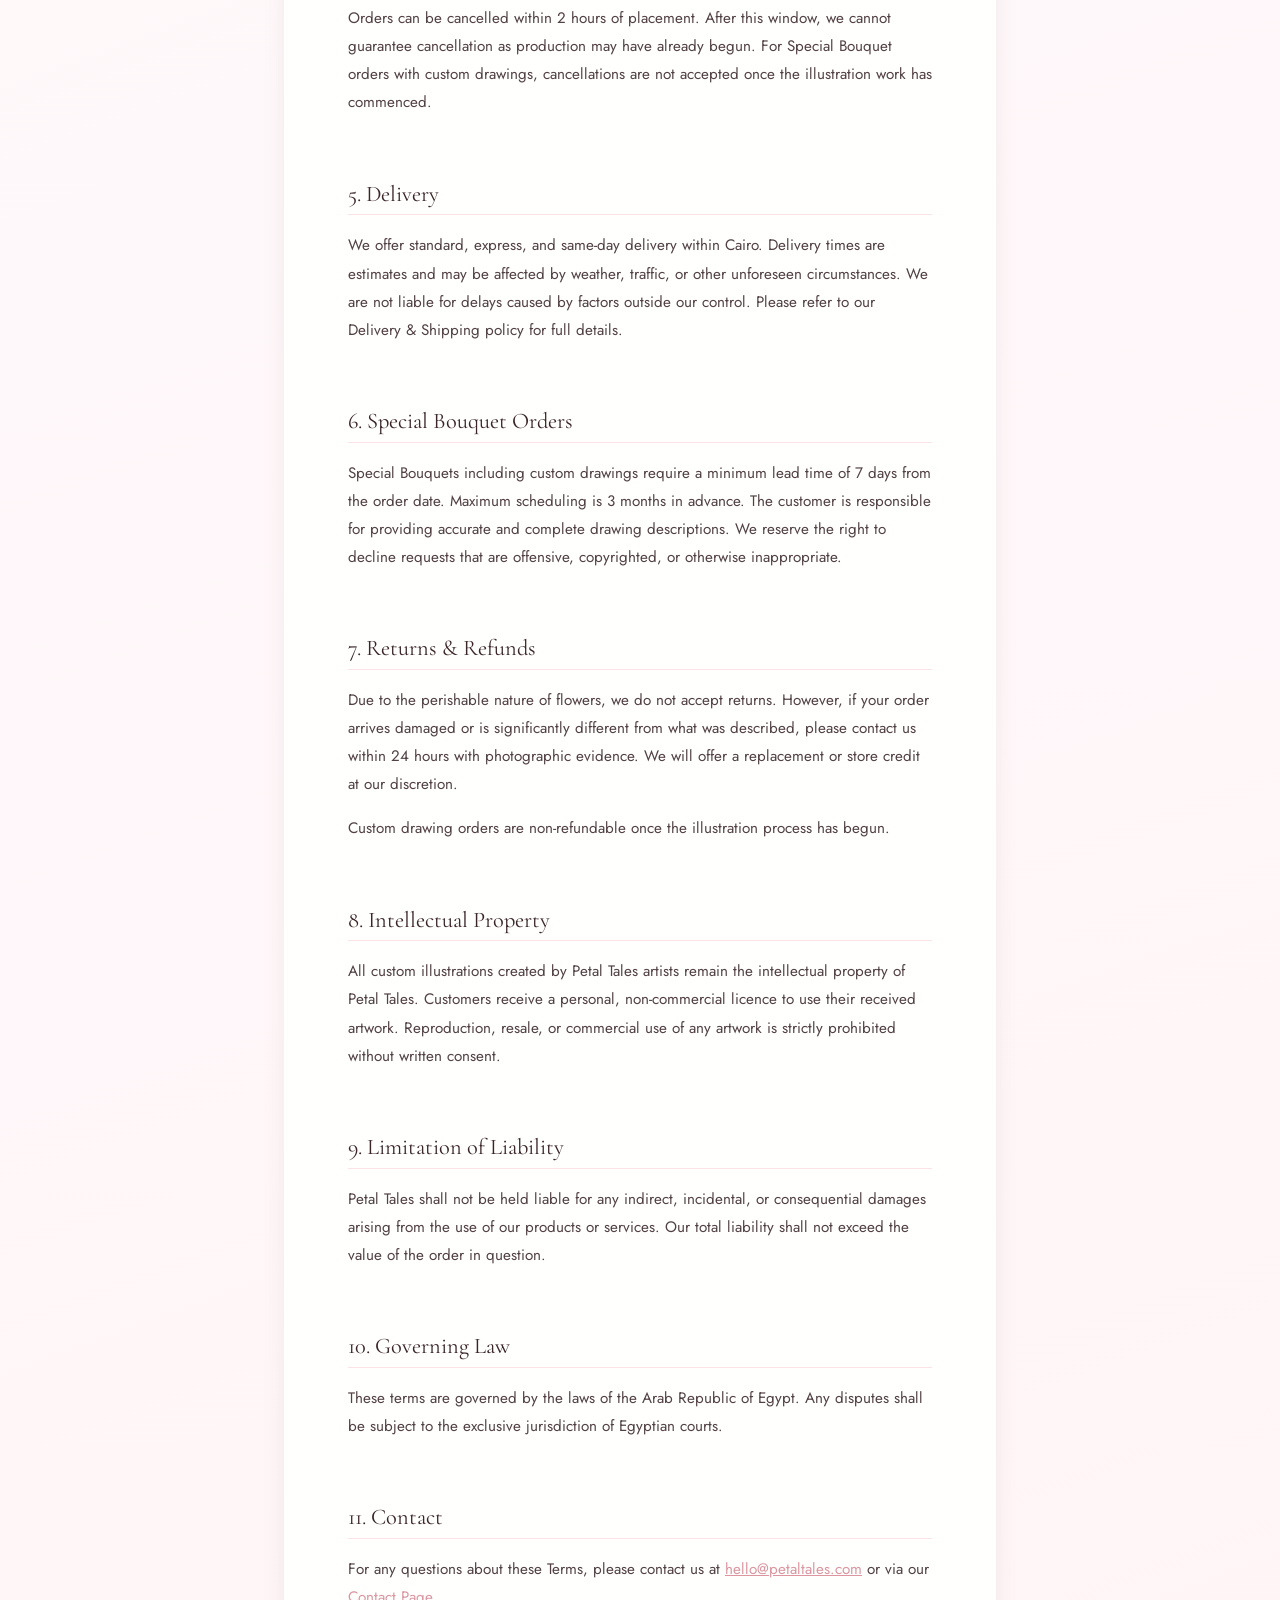
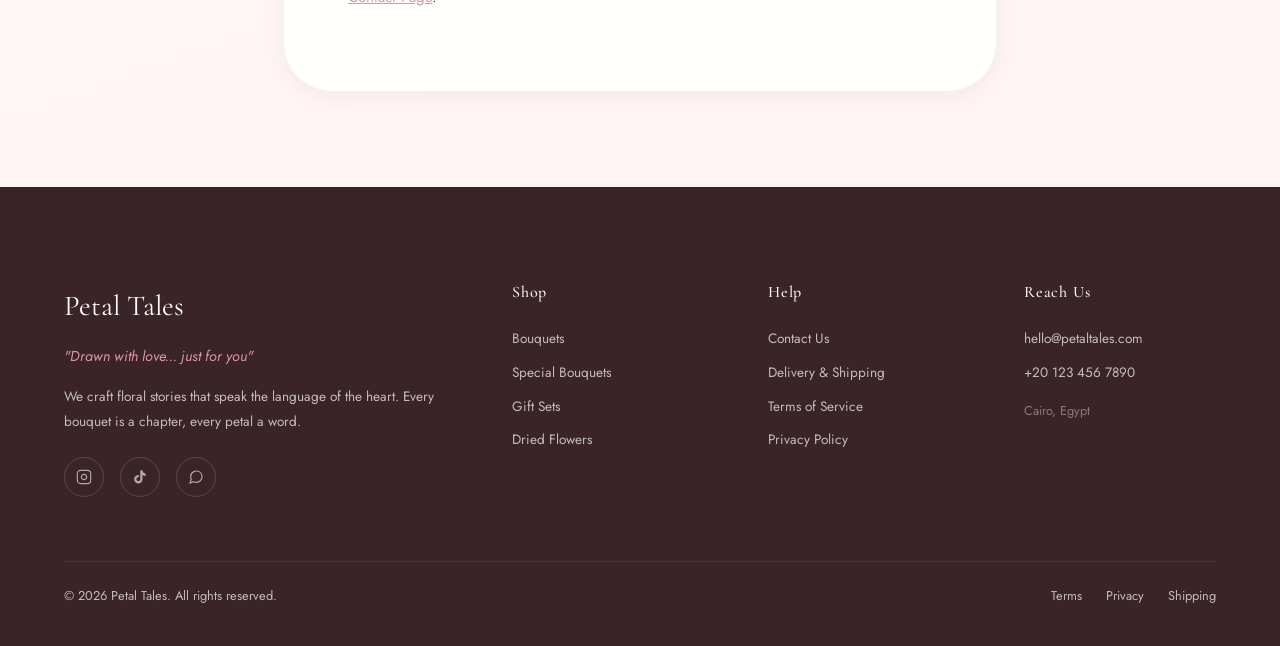
<file: legal/tos/index.html>
<!DOCTYPE html>
<html lang="en" dir="ltr">
<head>
  <meta charset="UTF-8"/><meta name="viewport" content="width=device-width, initial-scale=1.0"/>
  <title>Terms of Service — Petal Tales</title>
  <link rel="stylesheet" href="../../shared/css/design-tokens.css"/>
  <link rel="stylesheet" href="../../shared/css/global.css"/>
  <link rel="stylesheet" href="../legal.css"/>
  <link rel="icon" href="data:image/svg+xml,<svg xmlns='http://www.w3.org/2000/svg' viewBox='0 0 32 32'><text y='26' font-size='28'>🌷</text></svg>"/>
</head>
<body>
  <div id="navbar-placeholder"></div>
  <main class="legal-page page-enter">
    <div class="container container--narrow">
      <nav class="breadcrumb" aria-label="Breadcrumb">
        <a href="../../landing/index.html">Home</a><span class="breadcrumb__sep">›</span>
        <span>Terms of Service</span>
      </nav>
      <div class="legal-header">
        <span class="legal-icon">📄</span>
        <h1>Terms of Service</h1>
        <p class="legal-updated">Last updated: May 2025</p>
      </div>
      <div class="legal-body">
        <p class="legal-intro">Welcome to Petal Tales. By accessing or placing an order through our website, you agree to be bound by the following terms and conditions. Please read them carefully before making a purchase.</p>

        <h2>1. General</h2>
        <p>Petal Tales ("we," "us," or "our") operates an online flower and gift store. These Terms of Service govern your use of our website and services. We reserve the right to update these terms at any time without prior notice. Continued use of the site constitutes acceptance of any revised terms.</p>

        <h2>2. Products & Availability</h2>
        <p>All products listed on our website are subject to availability. We make every effort to display accurate product images and descriptions, but slight colour variations may occur due to screen settings. We reserve the right to limit quantities or discontinue products at any time.</p>
        <p>For Special Bouquets with custom drawings, the final illustration is created by our in-house artist and may differ slightly from the customer's description while maintaining the spirit of the request.</p>

        <h2>3. Pricing & Payment</h2>
        <p>All prices are listed in Egyptian Pounds (EGP) and are inclusive of applicable taxes. We accept credit/debit cards, InstaPay, and cash on delivery. Prices may change without notice. Your order total is confirmed at checkout.</p>

        <h2>4. Orders & Cancellations</h2>
        <p>Orders can be cancelled within 2 hours of placement. After this window, we cannot guarantee cancellation as production may have already begun. For Special Bouquet orders with custom drawings, cancellations are not accepted once the illustration work has commenced.</p>

        <h2>5. Delivery</h2>
        <p>We offer standard, express, and same-day delivery within Cairo. Delivery times are estimates and may be affected by weather, traffic, or other unforeseen circumstances. We are not liable for delays caused by factors outside our control. Please refer to our Delivery & Shipping policy for full details.</p>

        <h2>6. Special Bouquet Orders</h2>
        <p>Special Bouquets including custom drawings require a minimum lead time of 7 days from the order date. Maximum scheduling is 3 months in advance. The customer is responsible for providing accurate and complete drawing descriptions. We reserve the right to decline requests that are offensive, copyrighted, or otherwise inappropriate.</p>

        <h2>7. Returns & Refunds</h2>
        <p>Due to the perishable nature of flowers, we do not accept returns. However, if your order arrives damaged or is significantly different from what was described, please contact us within 24 hours with photographic evidence. We will offer a replacement or store credit at our discretion.</p>
        <p>Custom drawing orders are non-refundable once the illustration process has begun.</p>

        <h2>8. Intellectual Property</h2>
        <p>All custom illustrations created by Petal Tales artists remain the intellectual property of Petal Tales. Customers receive a personal, non-commercial licence to use their received artwork. Reproduction, resale, or commercial use of any artwork is strictly prohibited without written consent.</p>

        <h2>9. Limitation of Liability</h2>
        <p>Petal Tales shall not be held liable for any indirect, incidental, or consequential damages arising from the use of our products or services. Our total liability shall not exceed the value of the order in question.</p>

        <h2>10. Governing Law</h2>
        <p>These terms are governed by the laws of the Arab Republic of Egypt. Any disputes shall be subject to the exclusive jurisdiction of Egyptian courts.</p>

        <h2>11. Contact</h2>
        <p>For any questions about these Terms, please contact us at <a href="mailto:hello@petaltales.com">hello@petaltales.com</a> or via our <a href="../../contact/index.html">Contact Page</a>.</p>
      </div>
    </div>
  </main>
  <div id="footer-placeholder"></div>
  <script src="../../shared/js/main.js"></script>
  <script src="../../shared/js/components.js"></script>
  <script>document.addEventListener('DOMContentLoaded', () => { renderNavbar(''); renderFooter(); if (typeof I18n !== 'undefined') I18n.apply(); if (typeof initScrollReveal === 'function') initScrollReveal(); });</script>
</body>
</html>
</file>
<file: shared/css/design-tokens.css>
/* ============================================================
   PETAL TALES — Design Tokens
   "Drawn with love... just for you"
   ============================================================ */

@import url('https://fonts.googleapis.com/css2?family=Cormorant+Garamond:ital,wght@0,300;0,400;0,500;0,600;1,300;1,400;1,500&family=Jost:wght@300;400;500&family=Noto+Serif+Arabic:wght@300;400;500;600&display=swap');

/* ── Color Palette ─────────────────────────────────────── */
:root {
  --cream:        #FFFBFC;
  --petal-light:  #FFF5F7;
  --petal-blush:  #FFCFDF;
  --petal-muted:  #DDBFC4;
  --petal-pink:   #F9C5D1;
  --petal-soft:   #FDE2E8;
  --bark:         #524144;
  --gold:         #E5C76B;
  --ivory:        #FFFFFD;
  --white:        #FFFFFF;
  --petal-rose:   #DB96A1;
  --deep-bark:    #3A2428;
  --ink:          #030000;

  /* Semantic aliases */
  --bg:           var(--cream);
  --surface:      var(--petal-light);
  --border:       var(--petal-muted);
  --text-primary: var(--deep-bark);
  --text-muted:   var(--bark);
  --accent:       var(--petal-rose);
  --accent-dark:  var(--deep-bark);
  --highlight:    var(--gold);

  /* ── Typography ─────────────────────────────────────── */
  --font-display: 'Cormorant Garamond', 'Georgia', serif;
  --font-body:    'Jost', 'Helvetica Neue', sans-serif;
  --font-arabic:  'Noto Serif Arabic', serif;

  /* ── Spacing ────────────────────────────────────────── */
  --sp-xs:  4px;
  --sp-sm:  8px;
  --sp-md:  16px;
  --sp-lg:  24px;
  --sp-xl:  40px;
  --sp-2xl: 64px;
  --sp-3xl: 96px;

  /* ── Radii ──────────────────────────────────────────── */
  --r-sm:   8px;
  --r-md:   16px;
  --r-lg:   28px;
  --r-xl:   48px;
  --r-pill: 999px;

  /* ── Shadows ────────────────────────────────────────── */
  --shadow-soft:  0 4px 24px rgba(82,65,68,0.08);
  --shadow-float: 0 8px 40px rgba(82,65,68,0.14);
  --shadow-deep:  0 20px 60px rgba(58,36,40,0.18);

  /* ── Transitions ────────────────────────────────────── */
  --ease-petal:   cubic-bezier(0.34, 1.56, 0.64, 1);
  --ease-silk:    cubic-bezier(0.25, 0.46, 0.45, 0.94);
  --t-fast:       200ms;
  --t-mid:        400ms;
  --t-slow:       700ms;

  /* ── Z-Layers ───────────────────────────────────────── */
  --z-base:    1;
  --z-raised:  10;
  --z-modal:   100;
  --z-overlay: 1000;
  --z-top:     9999;

  /* ── Navbar Height ──────────────────────────────────── */
  --nav-h: 72px;
}

/* ── RTL (Arabic) overrides ─────────────────────────────── */
[dir="rtl"] {
  --font-body: var(--font-arabic);
}
</file>
<file: shared/css/global.css>
/* ============================================================
   PETAL TALES — Global Styles
   ============================================================ */

/* ── Reset ─────────────────────────────────────────────── */
*, *::before, *::after { box-sizing: border-box; margin: 0; padding: 0; }

html {
  scroll-behavior: smooth;
  font-size: 16px;
  -webkit-text-size-adjust: 100%;
}

body {
  font-family: var(--font-body);
  background: var(--bg);
  color: var(--text-primary);
  line-height: 1.6;
  overflow-x: hidden;
  -webkit-font-smoothing: antialiased;
}

/* ── RTL support ────────────────────────────────────────── */
[dir="rtl"] body {
  font-family: var(--font-arabic);
}
[dir="rtl"] { text-align: right; }

/* ── Typography ─────────────────────────────────────────── */
h1, h2, h3, h4, h5, h6 {
  font-family: var(--font-display);
  font-weight: 400;
  line-height: 1.15;
  color: var(--text-primary);
}
[dir="rtl"] h1,[dir="rtl"] h2,[dir="rtl"] h3,
[dir="rtl"] h4,[dir="rtl"] h5,[dir="rtl"] h6 {
  font-family: var(--font-arabic);
  font-weight: 500;
}

h1 { font-size: clamp(2.4rem, 6vw, 5rem); }
h2 { font-size: clamp(1.8rem, 4vw, 3.2rem); }
h3 { font-size: clamp(1.3rem, 2.5vw, 2rem); }

p { max-width: 65ch; }

a { color: inherit; text-decoration: none; }
img { display: block; max-width: 100%; height: auto; }
button, input, textarea, select { font-family: inherit; font-size: inherit; }
button { cursor: pointer; border: none; background: none; }
ul { list-style: none; }

/* ── Utility Classes ────────────────────────────────────── */
.visually-hidden {
  position: absolute; width: 1px; height: 1px;
  padding: 0; margin: -1px; overflow: hidden;
  clip: rect(0,0,0,0); white-space: nowrap; border: 0;
}
.container {
  width: 100%;
  max-width: 1200px;
  margin-inline: auto;
  padding-inline: var(--sp-lg);
}
.container--wide { max-width: 1440px; }
.container--narrow { max-width: 760px; }

/* ── Buttons ────────────────────────────────────────────── */
.btn {
  display: inline-flex;
  align-items: center;
  gap: var(--sp-sm);
  padding: 14px 32px;
  border-radius: var(--r-pill);
  font-family: var(--font-body);
  font-size: 0.875rem;
  font-weight: 500;
  letter-spacing: 0.08em;
  text-transform: uppercase;
  transition:
    background var(--t-fast) var(--ease-silk),
    color var(--t-fast) var(--ease-silk),
    transform var(--t-fast) var(--ease-petal),
    box-shadow var(--t-fast) var(--ease-silk);
  position: relative;
  overflow: hidden;
}
.btn::after {
  content: '';
  position: absolute;
  inset: 0;
  background: rgba(255,255,255,0.12);
  opacity: 0;
  transition: opacity var(--t-fast);
}
.btn:hover::after { opacity: 1; }
.btn:hover { transform: translateY(-2px); }
.btn:active { transform: translateY(0); }

.btn--primary {
  background: var(--deep-bark);
  color: var(--petal-light);
  box-shadow: var(--shadow-soft);
}
.btn--primary:hover { box-shadow: var(--shadow-float); }

.btn--outline {
  background: transparent;
  color: var(--deep-bark);
  border: 1.5px solid var(--deep-bark);
}
.btn--outline:hover {
  background: var(--deep-bark);
  color: var(--petal-light);
}

.btn--ghost {
  background: rgba(255,255,255,0.5);
  backdrop-filter: blur(8px);
  color: var(--deep-bark);
  border: 1px solid rgba(221,191,196,0.5);
}
.btn--ghost:hover {
  background: rgba(255,255,255,0.8);
}

.btn--gold {
  background: var(--gold);
  color: var(--deep-bark);
}

/* ── Navbar ─────────────────────────────────────────────── */
.navbar {
  position: fixed;
  top: 0; left: 0; right: 0;
  height: var(--nav-h);
  z-index: var(--z-overlay);
  display: flex;
  align-items: center;
  transition: background var(--t-mid) var(--ease-silk),
              backdrop-filter var(--t-mid),
              box-shadow var(--t-mid);
}
.navbar.scrolled {
  background: rgba(255,251,252,0.88);
  backdrop-filter: blur(16px);
  box-shadow: 0 1px 0 var(--border);
}
.navbar__inner {
  display: flex;
  align-items: center;
  justify-content: space-between;
  width: 100%;
}
.navbar__logo {
  font-family: var(--font-display);
  font-size: 1.6rem;
  font-weight: 500;
  color: var(--deep-bark);
  letter-spacing: 0.02em;
  display: flex;
  align-items: center;
  gap: var(--sp-sm);
}
.navbar__logo svg { width: 28px; height: 28px; }

.navbar__nav {
  display: flex;
  align-items: center;
  gap: var(--sp-xl);
}
.navbar__nav a {
  font-size: 0.8rem;
  font-weight: 500;
  letter-spacing: 0.1em;
  text-transform: uppercase;
  color: var(--text-muted);
  position: relative;
  transition: color var(--t-fast);
}
.navbar__nav a::after {
  content: '';
  position: absolute;
  bottom: -4px; left: 0;
  width: 0; height: 1px;
  background: var(--accent);
  transition: width var(--t-mid) var(--ease-silk);
}
.navbar__nav a:hover { color: var(--text-primary); }
.navbar__nav a:hover::after { width: 100%; }

.navbar__actions {
  display: flex;
  align-items: center;
  gap: var(--sp-md);
}
.navbar__icon-btn {
  width: 40px; height: 40px;
  display: flex; align-items: center; justify-content: center;
  border-radius: var(--r-pill);
  color: var(--text-muted);
  transition: background var(--t-fast), color var(--t-fast);
  position: relative;
}
.navbar__icon-btn:hover { background: var(--petal-soft); color: var(--deep-bark); }
.navbar__cart-count {
  position: absolute;
  top: 4px; right: 4px;
  width: 16px; height: 16px;
  background: var(--deep-bark);
  color: var(--ivory);
  border-radius: var(--r-pill);
  font-size: 0.625rem;
  font-weight: 700;
  display: flex; align-items: center; justify-content: center;
  opacity: 0; transform: scale(0);
  transition: opacity var(--t-fast), transform var(--t-fast) var(--ease-petal);
}
.navbar__cart-count.visible { opacity: 1; transform: scale(1); }

/* Language switcher */
.lang-switcher {
  display: flex;
  align-items: center;
  gap: 2px;
  background: var(--petal-soft);
  border-radius: var(--r-pill);
  padding: 3px;
}
.lang-switcher button {
  padding: 4px 12px;
  border-radius: var(--r-pill);
  font-size: 0.75rem;
  font-weight: 500;
  color: var(--text-muted);
  transition: background var(--t-fast), color var(--t-fast);
}
.lang-switcher button.active {
  background: var(--white);
  color: var(--deep-bark);
  box-shadow: 0 1px 4px rgba(82,65,68,0.12);
}

/* Hamburger */
.navbar__burger {
  display: none;
  flex-direction: column;
  gap: 5px;
  width: 28px;
  padding: 4px 0;
}
.navbar__burger span {
  display: block;
  height: 1.5px;
  background: var(--deep-bark);
  border-radius: 2px;
  transition: transform var(--t-mid) var(--ease-petal), opacity var(--t-fast);
}
.navbar__burger.open span:nth-child(1) { transform: translateY(6.5px) rotate(45deg); }
.navbar__burger.open span:nth-child(2) { opacity: 0; }
.navbar__burger.open span:nth-child(3) { transform: translateY(-6.5px) rotate(-45deg); }

/* Mobile menu */
.mobile-menu {
  position: fixed;
  inset: 0;
  background: var(--cream);
  z-index: calc(var(--z-overlay) - 1);
  display: flex;
  flex-direction: column;
  align-items: center;
  justify-content: center;
  gap: var(--sp-xl);
  opacity: 0;
  pointer-events: none;
  transform: translateY(-20px);
  transition: opacity var(--t-mid) var(--ease-silk),
              transform var(--t-mid) var(--ease-silk);
}
.mobile-menu.open { opacity: 1; pointer-events: all; transform: translateY(0); }
.mobile-menu a {
  font-family: var(--font-display);
  font-size: 2.4rem;
  color: var(--deep-bark);
  transition: color var(--t-fast);
}
.mobile-menu a:hover { color: var(--petal-rose); }

/* ── Footer ─────────────────────────────────────────────── */
.footer {
  background: var(--deep-bark);
  color: rgba(255,251,252,0.7);
  padding: var(--sp-3xl) 0 var(--sp-xl);
}
.footer__grid {
  display: grid;
  grid-template-columns: 2fr 1fr 1fr 1fr;
  gap: var(--sp-2xl);
  margin-bottom: var(--sp-2xl);
}
.footer__brand-name {
  font-family: var(--font-display);
  font-size: 1.8rem;
  color: var(--cream);
  margin-bottom: var(--sp-md);
}
.footer__tagline {
  font-style: italic;
  font-size: 0.9rem;
  color: var(--petal-rose);
  margin-bottom: var(--sp-md);
}
.footer__desc { font-size: 0.85rem; line-height: 1.8; }

.footer__col-title {
  font-family: var(--font-display);
  font-size: 1rem;
  font-weight: 500;
  color: var(--cream);
  margin-bottom: var(--sp-lg);
  letter-spacing: 0.05em;
}
.footer__links { display: flex; flex-direction: column; gap: var(--sp-sm); }
.footer__links a {
  font-size: 0.85rem;
  transition: color var(--t-fast);
}
.footer__links a:hover { color: var(--petal-blush); }

.footer__socials {
  display: flex;
  gap: var(--sp-md);
  margin-top: var(--sp-lg);
}
.footer__socials a {
  width: 40px; height: 40px;
  display: flex; align-items: center; justify-content: center;
  border: 1px solid rgba(255,251,252,0.15);
  border-radius: var(--r-pill);
  color: rgba(255,251,252,0.6);
  transition: border-color var(--t-fast), color var(--t-fast), background var(--t-fast);
}
.footer__socials a:hover {
  border-color: var(--petal-blush);
  color: var(--petal-blush);
  background: rgba(249,197,209,0.1);
}

.footer__bottom {
  padding-top: var(--sp-lg);
  border-top: 1px solid rgba(255,251,252,0.08);
  display: flex;
  justify-content: space-between;
  align-items: center;
  font-size: 0.8rem;
  flex-wrap: wrap;
  gap: var(--sp-md);
}
.footer__legal { display: flex; gap: var(--sp-lg); }
.footer__legal a { transition: color var(--t-fast); }
.footer__legal a:hover { color: var(--petal-blush); }

/* ── Petal Divider ──────────────────────────────────────── */
.petal-divider {
  display: flex;
  align-items: center;
  gap: var(--sp-md);
  margin: var(--sp-lg) 0;
}
.petal-divider::before,
.petal-divider::after {
  content: '';
  flex: 1;
  height: 1px;
  background: linear-gradient(to right, transparent, var(--petal-muted), transparent);
}
.petal-divider__icon {
  color: var(--petal-rose);
  font-size: 1rem;
}

/* ── Cards ──────────────────────────────────────────────── */
.product-card {
  background: var(--ivory);
  border-radius: var(--r-lg);
  overflow: hidden;
  position: relative;
  transition: transform var(--t-mid) var(--ease-petal),
              box-shadow var(--t-mid) var(--ease-silk);
  cursor: pointer;
}
.product-card:hover {
  transform: translateY(-6px);
  box-shadow: var(--shadow-float);
}
.product-card__image-wrap {
  aspect-ratio: 4/5;
  overflow: hidden;
  background: var(--petal-soft);
  position: relative;
}
.product-card__image-wrap img {
  width: 100%; height: 100%;
  object-fit: cover;
  transition: transform var(--t-slow) var(--ease-silk);
}
.product-card:hover .product-card__image-wrap img {
  transform: scale(1.05);
}
.product-card__badge {
  position: absolute;
  top: var(--sp-md); left: var(--sp-md);
  padding: 4px 12px;
  border-radius: var(--r-pill);
  font-size: 0.7rem;
  font-weight: 500;
  letter-spacing: 0.08em;
  text-transform: uppercase;
}
.product-card__badge--new {
  background: var(--deep-bark);
  color: var(--cream);
}
.product-card__badge--special {
  background: var(--gold);
  color: var(--deep-bark);
}

.product-card__body {
  padding: var(--sp-md) var(--sp-lg) var(--sp-lg);
}
.product-card__name {
  font-family: var(--font-display);
  font-size: 1.15rem;
  font-weight: 400;
  color: var(--deep-bark);
  margin-bottom: var(--sp-xs);
}
.product-card__desc {
  font-size: 0.8rem;
  color: var(--text-muted);
  margin-bottom: var(--sp-md);
  max-width: none;
}
.product-card__footer {
  display: flex;
  align-items: center;
  justify-content: space-between;
}
.product-card__price {
  font-family: var(--font-display);
  font-size: 1.2rem;
  color: var(--deep-bark);
  font-weight: 500;
}
.product-card__add {
  width: 36px; height: 36px;
  display: flex; align-items: center; justify-content: center;
  background: var(--petal-soft);
  border-radius: var(--r-pill);
  color: var(--deep-bark);
  transition: background var(--t-fast) var(--ease-petal),
              transform var(--t-fast) var(--ease-petal);
}
.product-card__add:hover {
  background: var(--deep-bark);
  color: var(--cream);
  transform: scale(1.1);
}

/* ── Section Headers ────────────────────────────────────── */
.section-header {
  text-align: center;
  margin-bottom: var(--sp-2xl);
}
.section-header__eyebrow {
  display: inline-block;
  font-size: 0.75rem;
  font-weight: 500;
  letter-spacing: 0.2em;
  text-transform: uppercase;
  color: var(--petal-rose);
  margin-bottom: var(--sp-sm);
}
.section-header h2 { margin-bottom: var(--sp-md); }
.section-header p {
  font-size: 1rem;
  color: var(--text-muted);
  margin-inline: auto;
}

/* ── Toast Notification ─────────────────────────────────── */
.toast-container {
  position: fixed;
  bottom: var(--sp-xl);
  right: var(--sp-xl);
  z-index: var(--z-top);
  display: flex;
  flex-direction: column;
  gap: var(--sp-sm);
}
[dir="rtl"] .toast-container { right: auto; left: var(--sp-xl); }
.toast {
  background: var(--deep-bark);
  color: var(--cream);
  padding: var(--sp-md) var(--sp-lg);
  border-radius: var(--r-md);
  font-size: 0.875rem;
  box-shadow: var(--shadow-deep);
  display: flex;
  align-items: center;
  gap: var(--sp-sm);
  transform: translateX(120%);
  transition: transform var(--t-mid) var(--ease-petal);
  max-width: 320px;
}
[dir="rtl"] .toast { transform: translateX(-120%); }
.toast.show { transform: translateX(0); }

/* ── Breadcrumb ─────────────────────────────────────────── */
.breadcrumb {
  display: flex;
  align-items: center;
  gap: var(--sp-sm);
  font-size: 0.8rem;
  color: var(--text-muted);
  margin-bottom: var(--sp-xl);
}
.breadcrumb a { transition: color var(--t-fast); }
.breadcrumb a:hover { color: var(--deep-bark); }
.breadcrumb__sep { color: var(--border); }

/* ── Loading Spinner ────────────────────────────────────── */
.loading-spinner {
  width: 40px; height: 40px;
  border: 2px solid var(--petal-soft);
  border-top-color: var(--petal-rose);
  border-radius: 50%;
  animation: spin 0.8s linear infinite;
}
@keyframes spin { to { transform: rotate(360deg); } }

/* ── Page Enter Animation ───────────────────────────────── */
.page-enter {
  animation: pageEnter 0.6s var(--ease-silk) both;
}
@keyframes pageEnter {
  from { opacity: 0; transform: translateY(12px); }
  to   { opacity: 1; transform: translateY(0); }
}

/* ── Scroll Reveal ──────────────────────────────────────── */
[data-reveal] {
  opacity: 0;
  transform: translateY(24px);
  transition: opacity 0.7s var(--ease-silk), transform 0.7s var(--ease-silk);
}
[data-reveal].revealed {
  opacity: 1;
  transform: translateY(0);
}
[data-reveal-delay="1"] { transition-delay: 0.1s; }
[data-reveal-delay="2"] { transition-delay: 0.2s; }
[data-reveal-delay="3"] { transition-delay: 0.3s; }
[data-reveal-delay="4"] { transition-delay: 0.4s; }

/* ── Input / Form ───────────────────────────────────────── */
.form-group { display: flex; flex-direction: column; gap: 6px; }
.form-label {
  font-size: 0.8rem;
  font-weight: 500;
  letter-spacing: 0.06em;
  text-transform: uppercase;
  color: var(--text-muted);
}
.form-input, .form-select, .form-textarea {
  padding: 13px 16px;
  border: 1.5px solid var(--border);
  border-radius: var(--r-md);
  background: var(--ivory);
  color: var(--text-primary);
  transition: border-color var(--t-fast), box-shadow var(--t-fast);
  outline: none;
}
.form-input:focus, .form-select:focus, .form-textarea:focus {
  border-color: var(--petal-rose);
  box-shadow: 0 0 0 3px rgba(219,150,161,0.15);
}
.form-textarea { resize: vertical; min-height: 100px; }

/* ── Responsive Breakpoints ─────────────────────────────── */
@media (max-width: 1024px) {
  .footer__grid { grid-template-columns: 1fr 1fr; gap: var(--sp-xl); }
}
@media (max-width: 768px) {
  .navbar__nav { display: none; }
  .navbar__burger { display: flex; }
  .footer__grid { grid-template-columns: 1fr; }
  .footer__bottom { flex-direction: column; text-align: center; }
  .toast-container { bottom: var(--sp-md); right: var(--sp-md); left: var(--sp-md); }
  [dir="rtl"] .toast-container { right: var(--sp-md); left: var(--sp-md); }
}
</file>
<file: cart/style.css>
/* ============================================================
   PETAL TALES — Cart Page
   ============================================================ */
.cart-page { padding-top:calc(var(--nav-h) + var(--sp-xl));padding-bottom:var(--sp-3xl); }
.cart-title { font-family:var(--font-display);margin-bottom:var(--sp-2xl); }
.cart-layout { display:grid;grid-template-columns:1fr 360px;gap:var(--sp-2xl);align-items:start; }

/* Items */
.cart-items { display:flex;flex-direction:column;gap:var(--sp-md); }
.cart-item {
  display:grid;grid-template-columns:100px 1fr auto;gap:var(--sp-lg);
  background:var(--ivory);border-radius:var(--r-lg);padding:var(--sp-lg);
  align-items:center;transition:box-shadow var(--t-fast);
}
.cart-item:hover { box-shadow:var(--shadow-soft); }
.cart-item__img { width:100px;height:100px;border-radius:var(--r-md);overflow:hidden;flex-shrink:0; }
.cart-item__img img { width:100%;height:100%;object-fit:cover; }
.cart-item__info {}
.cart-item__name { font-family:var(--font-display);font-size:1.1rem;color:var(--deep-bark);margin-bottom:4px; }
.cart-item__opts { font-size:.75rem;color:var(--text-muted);margin-bottom:var(--sp-sm); }
.cart-item__price { font-family:var(--font-display);font-size:1rem;color:var(--deep-bark);font-weight:500; }
.cart-item__actions { display:flex;flex-direction:column;align-items:flex-end;gap:var(--sp-md); }
.cart-item__remove { font-size:.75rem;color:var(--text-muted);text-decoration:underline;cursor:pointer;background:none;border:none;transition:color var(--t-fast); }
.cart-item__remove:hover { color:#c0392b; }
.cart-item__qty { display:flex;align-items:center;border:1.5px solid var(--border);border-radius:var(--r-pill);overflow:hidden; }
.cart-item__qty button { width:32px;height:34px;display:flex;align-items:center;justify-content:center;color:var(--text-muted);transition:background var(--t-fast); }
.cart-item__qty button:hover { background:var(--petal-soft); }
.cart-item__qty input { width:36px;text-align:center;border:none;background:transparent;font-size:.875rem;color:var(--deep-bark);outline:none; }

/* Summary */
.cart-summary {
  background:var(--ivory);border-radius:var(--r-xl);padding:var(--sp-xl);
  position:sticky;top:calc(var(--nav-h) + var(--sp-lg));box-shadow:var(--shadow-soft);
}
.cart-summary h2 { font-family:var(--font-display);font-size:1.3rem;margin-bottom:var(--sp-xl);color:var(--deep-bark); }
.summary-row { display:flex;justify-content:space-between;align-items:center;margin-bottom:var(--sp-md);font-size:.9rem;color:var(--text-muted); }
.summary-row--total { font-family:var(--font-display);font-size:1.3rem;color:var(--deep-bark);font-weight:500;padding-top:var(--sp-md);border-top:1px solid var(--border);margin-top:var(--sp-md); }
.promo-row { display:flex;gap:var(--sp-sm);margin-bottom:var(--sp-lg); }
.promo-row .form-input { flex:1;padding:10px 14px;font-size:.875rem; }
.cart-checkout-btn { width:100%;justify-content:center;font-size:.95rem;padding:16px; }

.cart-empty { text-align:center;padding:var(--sp-3xl) 0; }
.cart-empty__icon { font-size:3rem;opacity:.4;margin-bottom:var(--sp-md); }
.cart-empty h2 { font-family:var(--font-display);font-size:1.8rem;margin-bottom:var(--sp-sm); }
.cart-empty p { color:var(--text-muted);margin-bottom:var(--sp-xl);margin-inline:auto; }

@media (max-width:768px) {
  .cart-layout { grid-template-columns:1fr; }
  .cart-summary { position:static; }
  .cart-item { grid-template-columns:80px 1fr;gap:var(--sp-md); }
  .cart-item__actions { flex-direction:row;align-items:center;grid-column:1/-1; }
}
</file>
<file: checkout/style.css>
/* ============================================================
   PETAL TALES — Checkout Page
   ============================================================ */
.checkout-page { padding-top:calc(var(--nav-h) + var(--sp-xl));padding-bottom:var(--sp-3xl); }

/* Steps */
.checkout-steps {
  display:flex;align-items:center;gap:0;margin-bottom:var(--sp-2xl);
  max-width:480px;
}
.checkout-step {
  display:flex;align-items:center;gap:var(--sp-sm);
  font-size:.8rem;font-weight:500;color:var(--text-muted);
  transition:color var(--t-fast);
}
.checkout-step.active,.checkout-step.done { color:var(--deep-bark); }
.checkout-step__num {
  width:28px;height:28px;border-radius:50%;
  border:2px solid var(--border);
  display:flex;align-items:center;justify-content:center;
  font-size:.8rem;font-weight:600;
  transition:background var(--t-fast),border-color var(--t-fast),color var(--t-fast);
}
.checkout-step.active .checkout-step__num {
  background:var(--deep-bark);border-color:var(--deep-bark);color:var(--cream);
}
.checkout-step.done .checkout-step__num {
  background:var(--petal-rose);border-color:var(--petal-rose);color:var(--white);
}
.checkout-step__line { flex:1;height:1px;background:var(--border);margin:0 var(--sp-sm); }

/* Layout */
.checkout-layout { display:grid;grid-template-columns:1fr 360px;gap:var(--sp-2xl);align-items:start; }

/* Panel */
.checkout-panel { background:var(--ivory);border-radius:var(--r-xl);padding:var(--sp-2xl);box-shadow:var(--shadow-soft); }
.checkout-panel__title { font-family:var(--font-display);font-size:1.3rem;color:var(--deep-bark);margin-bottom:var(--sp-xl); }
.form-grid { display:grid;grid-template-columns:1fr 1fr;gap:var(--sp-md); }
.form-group--full { grid-column:1/-1; }
.checkout-panel__footer {
  display:flex;justify-content:space-between;align-items:center;
  margin-top:var(--sp-xl);padding-top:var(--sp-xl);border-top:1px solid var(--border);
}

/* Shipping */
.shipping-options { display:flex;flex-direction:column;gap:var(--sp-md);margin-bottom:var(--sp-xl); }
.shipping-option { cursor:pointer; }
.shipping-option input[type="radio"] { display:none; }
.shipping-option__card {
  display:flex;align-items:center;justify-content:space-between;
  padding:var(--sp-lg);border-radius:var(--r-lg);border:2px solid var(--border);
  background:var(--cream);transition:border-color var(--t-fast),background var(--t-fast);
}
.shipping-option input:checked + .shipping-option__card {
  border-color:var(--deep-bark);background:var(--petal-light);
}
.shipping-option__name { display:block;font-weight:500;color:var(--deep-bark);margin-bottom:2px; }
.shipping-option__desc { font-size:.8rem;color:var(--text-muted); }
.shipping-option__price { font-family:var(--font-display);font-weight:500;color:var(--deep-bark);white-space:nowrap; }

/* Payment */
.payment-methods { display:grid;grid-template-columns:repeat(3,1fr);gap:var(--sp-sm);margin-bottom:var(--sp-xl); }
.payment-method { cursor:pointer; }
.payment-method input[type="radio"] { display:none; }
.payment-method__card {
  display:flex;flex-direction:column;align-items:center;gap:var(--sp-sm);
  padding:var(--sp-lg) var(--sp-md);border-radius:var(--r-lg);
  border:2px solid var(--border);background:var(--cream);
  font-size:.8rem;font-weight:500;color:var(--text-muted);
  transition:border-color var(--t-fast),background var(--t-fast),color var(--t-fast);
  text-align:center;
}
.payment-method__card span:first-child { font-size:1.5rem; }
.payment-method input:checked + .payment-method__card {
  border-color:var(--deep-bark);background:var(--petal-light);color:var(--deep-bark);
}

.card-fields { display:flex;flex-direction:column;gap:var(--sp-md);margin-bottom:var(--sp-lg); }
.card-input-wrap { position:relative; }
.card-input-wrap .form-input { padding-right:48px; }
.card-icons { position:absolute;right:14px;top:50%;transform:translateY(-50%);font-size:1.1rem;pointer-events:none; }
.secure-note {
  display:flex;align-items:center;gap:var(--sp-sm);
  font-size:.75rem;color:var(--text-muted);
  padding:var(--sp-sm) var(--sp-md);background:var(--petal-light);
  border-radius:var(--r-md);
}

/* Summary */
.checkout-summary {
  background:var(--ivory);border-radius:var(--r-xl);padding:var(--sp-xl);
  position:sticky;top:calc(var(--nav-h) + var(--sp-lg));box-shadow:var(--shadow-soft);
}
.checkout-summary__title { font-family:var(--font-display);font-size:1.2rem;color:var(--deep-bark);margin-bottom:var(--sp-lg);padding-bottom:var(--sp-md);border-bottom:1px solid var(--border); }
.checkout-summary__items { display:flex;flex-direction:column;gap:var(--sp-md);margin-bottom:var(--sp-lg); }
.co-item { display:flex;gap:var(--sp-md);align-items:center; }
.co-item__img { width:56px;height:56px;border-radius:var(--r-md);overflow:hidden;flex-shrink:0;background:var(--petal-light); }
.co-item__img img { width:100%;height:100%;object-fit:cover; }
.co-item__name { font-size:.875rem;color:var(--deep-bark);font-weight:500; }
.co-item__qty  { font-size:.75rem;color:var(--text-muted); }
.co-item__price { margin-left:auto;font-family:var(--font-display);font-size:.95rem;color:var(--deep-bark);white-space:nowrap; }
.checkout-summary__rows { border-top:1px solid var(--border);padding-top:var(--sp-md); }
.co-row { display:flex;justify-content:space-between;font-size:.875rem;color:var(--text-muted);margin-bottom:var(--sp-sm); }
.co-row--total { font-family:var(--font-display);font-size:1.2rem;color:var(--deep-bark);font-weight:500;padding-top:var(--sp-sm);border-top:1px solid var(--border);margin-top:var(--sp-sm); }

@media (max-width:1024px) { .checkout-layout { grid-template-columns:1fr; } .checkout-summary { position:static; } }
@media (max-width:480px) {
  .form-grid { grid-template-columns:1fr; }
  .payment-methods { grid-template-columns:1fr; }
  .checkout-panel__footer { flex-direction:column-reverse;gap:var(--sp-md); }
  .checkout-panel__footer .btn { width:100%;justify-content:center; }
}
</file>
<file: contact/style.css>
/* ============================================================
   PETAL TALES — Contact Page
   ============================================================ */
.contact-page { padding-bottom: var(--sp-3xl); }

/* Header */
.contact-header {
  position:relative;text-align:center;
  padding: calc(var(--nav-h) + var(--sp-2xl)) 0 var(--sp-2xl);
  background: linear-gradient(160deg, var(--petal-light) 0%, var(--cream) 100%);
  overflow:hidden;
}
.contact-header__bg {
  position:absolute;inset:0;pointer-events:none;
  background:
    radial-gradient(ellipse 50% 60% at 85% 50%, rgba(249,197,209,.22) 0%, transparent 70%),
    radial-gradient(ellipse 40% 50% at 15% 40%, rgba(255,207,223,.18) 0%, transparent 70%);
}
.contact-header .breadcrumb { margin-bottom:var(--sp-md); }
.contact-header h1 { margin-bottom:var(--sp-md); }
.contact-header p { color:var(--text-muted);margin-inline:auto;line-height:1.8; }

/* Layout */
.contact-layout {
  display:grid;
  grid-template-columns:320px 1fr;
  gap:var(--sp-2xl);
  padding-top:var(--sp-2xl);
  align-items:start;
}

/* Info cards */
.contact-info { display:flex;flex-direction:column;gap:var(--sp-md); }
.contact-info-card {
  background:var(--ivory);border-radius:var(--r-lg);
  padding:var(--sp-lg) var(--sp-xl);
  border:1.5px solid transparent;
  transition:border-color var(--t-fast),box-shadow var(--t-fast),transform var(--t-fast) var(--ease-petal);
}
.contact-info-card:hover { border-color:var(--petal-blush);box-shadow:var(--shadow-soft);transform:translateX(4px); }
.contact-info-card__icon { font-size:1.6rem;margin-bottom:var(--sp-sm); }
.contact-info-card h3 { font-family:var(--font-display);font-size:1rem;color:var(--deep-bark);margin-bottom:4px; }
.contact-info-card p { font-size:.875rem;color:var(--text-muted);line-height:1.7; }
.contact-info-card a { color:var(--petal-rose);transition:color var(--t-fast); }
.contact-info-card a:hover { color:var(--deep-bark); }

/* Socials */
.contact-socials { background:var(--petal-light);border-radius:var(--r-lg);padding:var(--sp-lg) var(--sp-xl); }
.contact-socials h3 { font-family:var(--font-display);font-size:1rem;color:var(--deep-bark);margin-bottom:var(--sp-md); }
.contact-socials__links { display:flex;flex-direction:column;gap:var(--sp-sm); }
.social-link {
  display:flex;align-items:center;gap:var(--sp-sm);
  font-size:.875rem;color:var(--text-muted);padding:8px 12px;
  border-radius:var(--r-md);transition:background var(--t-fast),color var(--t-fast);
  text-decoration:none;
}
.social-link:hover { background:var(--petal-soft);color:var(--deep-bark); }

/* Form */
.contact-form-wrap {}
.contact-form-card {
  background:var(--ivory);border-radius:var(--r-xl);
  padding:var(--sp-2xl);box-shadow:var(--shadow-soft);
}
.contact-form-card__header { margin-bottom:var(--sp-xl); }
.contact-form-card__header h2 { font-family:var(--font-display);font-size:1.8rem;color:var(--deep-bark);margin-bottom:var(--sp-sm); }
.contact-form-card__header p { color:var(--text-muted);font-size:.9rem; }

.form-grid { display:grid;grid-template-columns:1fr 1fr;gap:var(--sp-md);margin-bottom:var(--sp-xl); }
.form-group--full { grid-column:1/-1; }

.contact-submit { width:100%;justify-content:center;padding:15px;font-size:.9rem; }

/* Success state */
.contact-success {
  text-align:center;padding:var(--sp-2xl) 0;
}
.contact-success__icon { font-size:3rem;margin-bottom:var(--sp-md);animation:bounceIn .6s var(--ease-petal) both; }
@keyframes bounceIn { from{transform:scale(0)} 60%{transform:scale(1.15)} to{transform:scale(1)} }
.contact-success h3 { font-family:var(--font-display);font-size:1.8rem;color:var(--deep-bark);margin-bottom:var(--sp-sm); }
.contact-success p { color:var(--text-muted);margin-inline:auto;margin-bottom:var(--sp-xl); }

/* Floral divider */
.contact-floral { padding:var(--sp-2xl) 0; }

/* RTL */
[dir="rtl"] .contact-info-card:hover { transform:translateX(-4px); }

/* Responsive */
@media (max-width:900px) {
  .contact-layout { grid-template-columns:1fr; }
  .contact-info { flex-direction:row;flex-wrap:wrap; }
  .contact-info-card { flex:1;min-width:200px; }
  .contact-socials { width:100%; }
}
@media (max-width:600px) {
  .form-grid { grid-template-columns:1fr; }
  .contact-info { flex-direction:column; }
}
</file>
<file: thank-you/style.css>
/* ============================================================
   PETAL TALES — Thank You Page
   ============================================================ */
.thankyou-page {
  min-height:100svh;
  padding-top:var(--nav-h);
  display:flex;align-items:center;justify-content:center;
  position:relative;overflow:hidden;
  background:linear-gradient(160deg, var(--cream) 0%, var(--petal-light) 100%);
}
.thankyou-bg { position:absolute;inset:0;pointer-events:none; }
.ty-petal {
  position:absolute;border-radius:50% 10% 50% 10%;opacity:.12;
  animation:tyFloat linear infinite;
}
.ty-p1{width:300px;height:350px;background:var(--petal-blush);top:-80px;right:-60px;animation-duration:18s}
.ty-p2{width:200px;height:240px;background:var(--petal-pink);bottom:-40px;left:-60px;animation-duration:22s;animation-delay:-6s}
.ty-p3{width:120px;height:150px;background:var(--petal-muted);top:30%;left:5%;animation-duration:16s;animation-delay:-3s}
.ty-p4{width:90px;height:110px;background:var(--gold);bottom:20%;right:8%;animation-duration:20s;animation-delay:-9s;opacity:.08}
@keyframes tyFloat { 0%,100%{transform:translateY(0) rotate(0deg)} 50%{transform:translateY(-24px) rotate(8deg)} }

.thankyou-card {
  background:var(--ivory);border-radius:var(--r-xl);
  padding:var(--sp-3xl) var(--sp-2xl);
  text-align:center;max-width:560px;margin-inline:auto;
  box-shadow:var(--shadow-deep);
  animation:cardAppear 0.8s var(--ease-petal) both;
  position:relative;z-index:1;
}
@keyframes cardAppear {
  from{opacity:0;transform:translateY(32px) scale(0.96)}
  to{opacity:1;transform:translateY(0) scale(1)}
}

/* Tulip animation */
.ty-tulip { width:100px;margin:0 auto var(--sp-lg); }
.ty-petal-svg { transform-origin:60px 120px;animation:tyPetalOpen 1s var(--ease-petal) 0.3s both; }
.p1{animation-delay:.30s}.p2{animation-delay:.35s}
.p3{animation-delay:.40s}.p4{animation-delay:.45s}
.p5{animation-delay:.50s}.p6{animation-delay:.55s}
@keyframes tyPetalOpen {
  from{transform:rotate(0deg) scale(0)}
  to{transform:rotate(0deg) scale(1)}
}
.p1.ty-petal-svg { animation-name:tyPetal1; }
.p2.ty-petal-svg { animation-name:tyPetal2; }
.p3.ty-petal-svg { animation-name:tyPetal3; }
.p4.ty-petal-svg { animation-name:tyPetal4; }
@keyframes tyPetal1 { from{transform:rotate(-20deg) scale(0)} to{transform:rotate(-20deg) scale(1)} }
@keyframes tyPetal2 { from{transform:rotate(20deg) scale(0)}  to{transform:rotate(20deg) scale(1)} }
@keyframes tyPetal3 { from{transform:rotate(-38deg) scale(0)} to{transform:rotate(-38deg) scale(1)} }
@keyframes tyPetal4 { from{transform:rotate(38deg) scale(0)}  to{transform:rotate(38deg) scale(1)} }

.ty-check {
  width:56px;height:56px;border-radius:50%;
  background:linear-gradient(135deg,var(--petal-rose),var(--deep-bark));
  color:var(--cream);font-size:1.4rem;font-weight:700;
  display:flex;align-items:center;justify-content:center;
  margin:0 auto var(--sp-lg);
  animation:checkPop 0.5s var(--ease-petal) 0.8s both;
}
@keyframes checkPop { from{transform:scale(0)} to{transform:scale(1)} }

.ty-title { font-family:var(--font-display);font-size:2.6rem;color:var(--deep-bark);margin-bottom:var(--sp-sm); }
.ty-subtitle { font-style:italic;color:var(--petal-rose);font-family:var(--font-display);font-size:1.1rem;margin-bottom:var(--sp-md); }
.ty-message { color:var(--text-muted);line-height:1.8;margin-bottom:var(--sp-xl);margin-inline:auto; }

.ty-order-box {
  background:var(--petal-light);border-radius:var(--r-lg);
  padding:var(--sp-lg);margin-bottom:var(--sp-xl);text-align:left;
  border:1px solid var(--petal-blush);
}
.ty-order-row { display:flex;justify-content:space-between;font-size:.875rem;color:var(--text-muted);margin-bottom:var(--sp-sm); }
.ty-order-row:last-child { margin-bottom:0; }
.ty-order-row strong { color:var(--deep-bark); }

.ty-actions { display:flex;gap:var(--sp-md);justify-content:center;flex-wrap:wrap; }
</file>
<file: legal/legal.css>
/* ============================================================
   PETAL TALES — Legal Pages Shared Styles
   ============================================================ */
.legal-page {
  padding-top: calc(var(--nav-h) + var(--sp-2xl));
  padding-bottom: var(--sp-3xl);
  min-height: 100svh;
  background: linear-gradient(160deg, var(--cream) 0%, var(--petal-light) 100%);
}

/* Header */
.legal-header {
  text-align: center;
  padding: var(--sp-2xl) 0;
  margin-bottom: var(--sp-2xl);
  border-bottom: 1px solid var(--border);
}
.legal-icon { font-size: 2.8rem; display: block; margin-bottom: var(--sp-md); }
.legal-header h1 { margin-bottom: var(--sp-sm); }
.legal-updated {
  font-size: .8rem; color: var(--text-muted);
  letter-spacing: .06em; text-transform: uppercase;
}

/* Body */
.legal-body {
  background: var(--ivory);
  border-radius: var(--r-xl);
  padding: var(--sp-2xl) var(--sp-2xl);
  box-shadow: var(--shadow-soft);
}
.legal-intro {
  font-size: 1.05rem; color: var(--text-muted);
  line-height: 1.85; margin-bottom: var(--sp-2xl);
  padding-bottom: var(--sp-xl);
  border-bottom: 1px solid var(--border);
  max-width: none;
}
.legal-body h2 {
  font-family: var(--font-display);
  font-size: 1.4rem; color: var(--deep-bark);
  margin-top: var(--sp-2xl); margin-bottom: var(--sp-md);
  padding-bottom: var(--sp-sm);
  border-bottom: 1px solid var(--petal-soft);
}
.legal-body h2:first-of-type { margin-top: 0; }
.legal-body p {
  color: var(--text-muted); line-height: 1.85;
  margin-bottom: var(--sp-md); font-size: .95rem; max-width: none;
}
.legal-body ul {
  list-style: none; display: flex; flex-direction: column;
  gap: var(--sp-sm); margin-bottom: var(--sp-md);
}
.legal-body ul li {
  padding-left: var(--sp-lg); position: relative;
  color: var(--text-muted); font-size: .95rem; line-height: 1.7;
}
.legal-body ul li::before {
  content: '🌷'; position: absolute; left: 0; font-size: .7rem; top: 4px;
}
.legal-body a { color: var(--petal-rose); text-decoration: underline; transition: color var(--t-fast); }
.legal-body a:hover { color: var(--deep-bark); }
.legal-body strong { color: var(--deep-bark); font-weight: 600; }

/* Shipping cards (used in shipping policy) */
.shipping-cards {
  display: grid;
  grid-template-columns: repeat(3, 1fr);
  gap: var(--sp-md);
  margin: var(--sp-xl) 0 var(--sp-2xl);
}
.shipping-card {
  background: var(--petal-light); border-radius: var(--r-lg);
  padding: var(--sp-xl) var(--sp-lg); text-align: center;
  border: 2px solid transparent;
  transition: border-color var(--t-fast), transform var(--t-fast) var(--ease-petal);
}
.shipping-card:hover { border-color: var(--petal-blush); transform: translateY(-3px); }
.shipping-card--featured {
  background: var(--deep-bark); border-color: var(--deep-bark);
}
.shipping-card--featured h3,
.shipping-card--featured p,
.shipping-card--featured .shipping-card__price { color: var(--cream); }
.shipping-card__icon { font-size: 2rem; margin-bottom: var(--sp-sm); }
.shipping-card h3 {
  font-family: var(--font-display); font-size: 1.1rem;
  color: var(--deep-bark); margin-bottom: var(--sp-sm);
}
.shipping-card__price {
  font-family: var(--font-display); font-size: 1.5rem;
  font-weight: 500; color: var(--deep-bark);
  margin-bottom: var(--sp-sm);
}
.shipping-card p { font-size: .8rem; line-height: 1.6; color: var(--text-muted); max-width: none; margin: 0; }

/* Responsive */
@media (max-width: 768px) {
  .legal-body { padding: var(--sp-xl) var(--sp-lg); }
  .shipping-cards { grid-template-columns: 1fr; }
}
</file>
